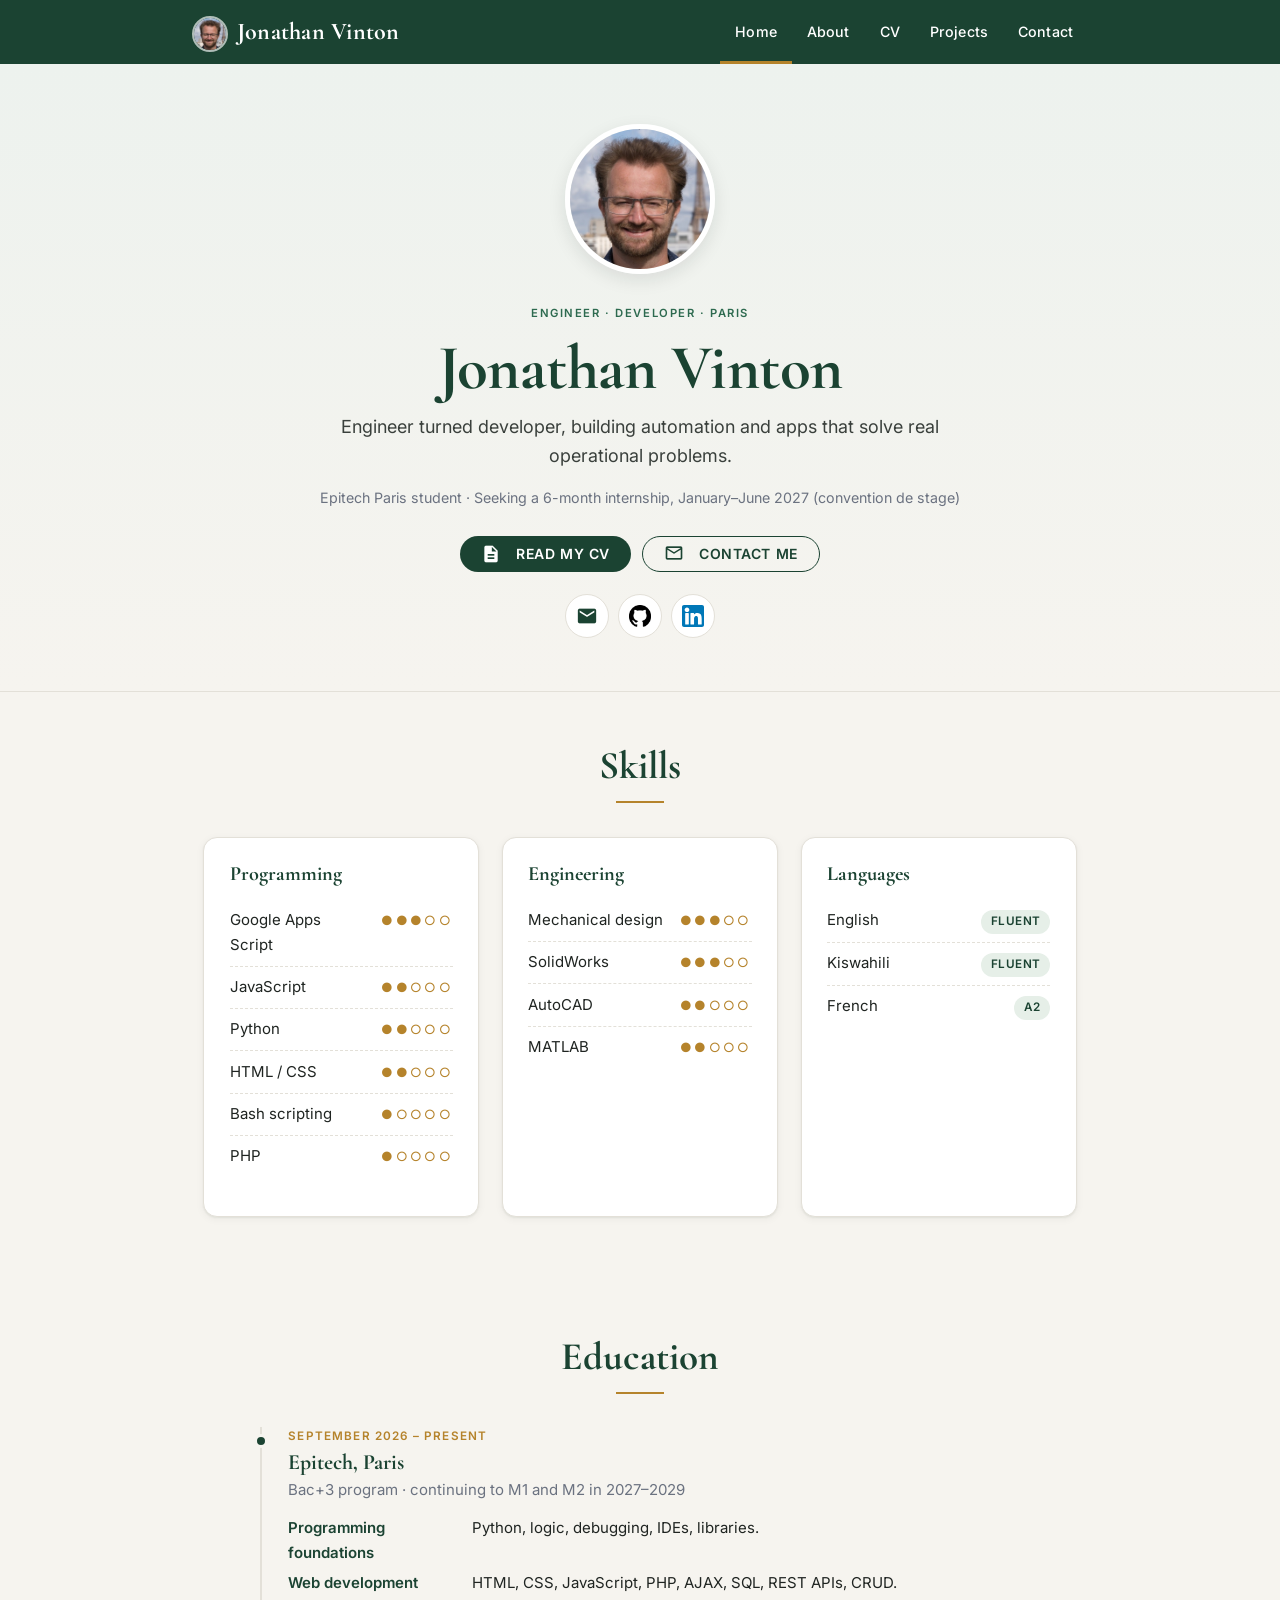
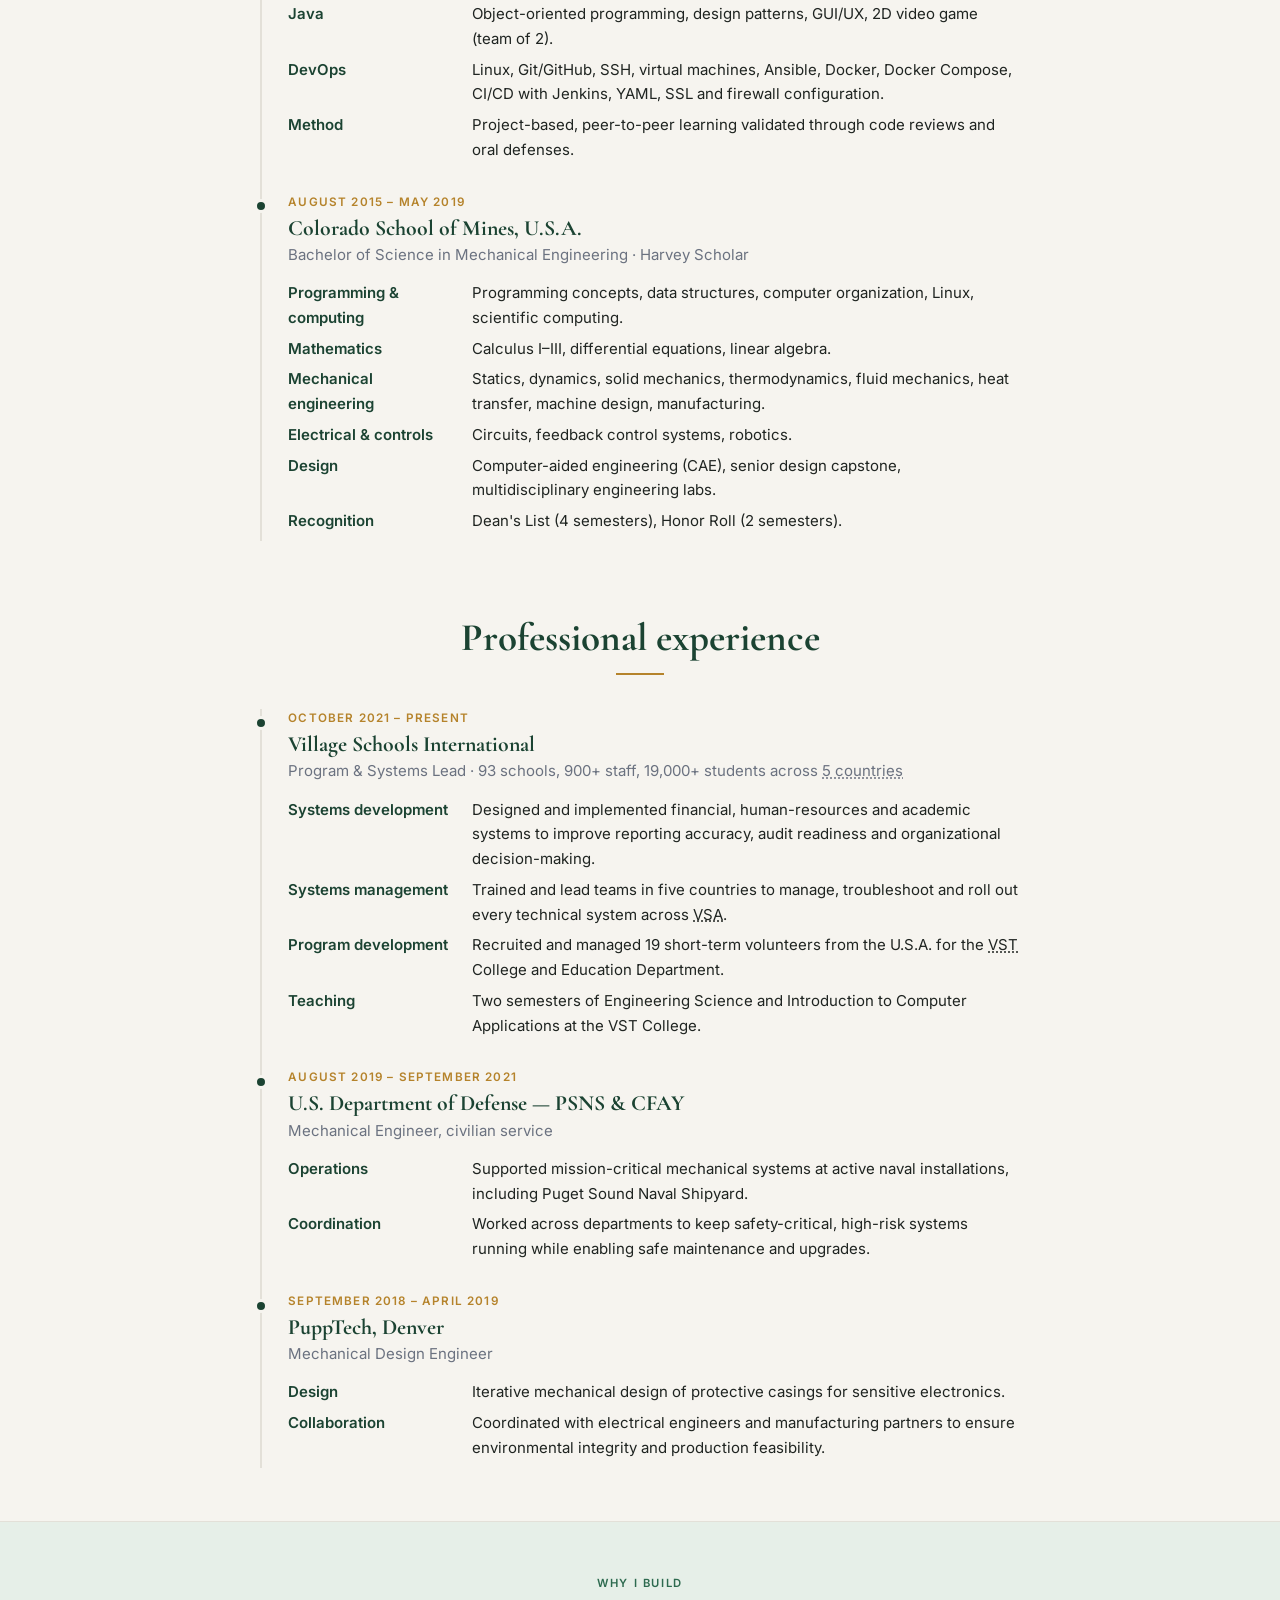
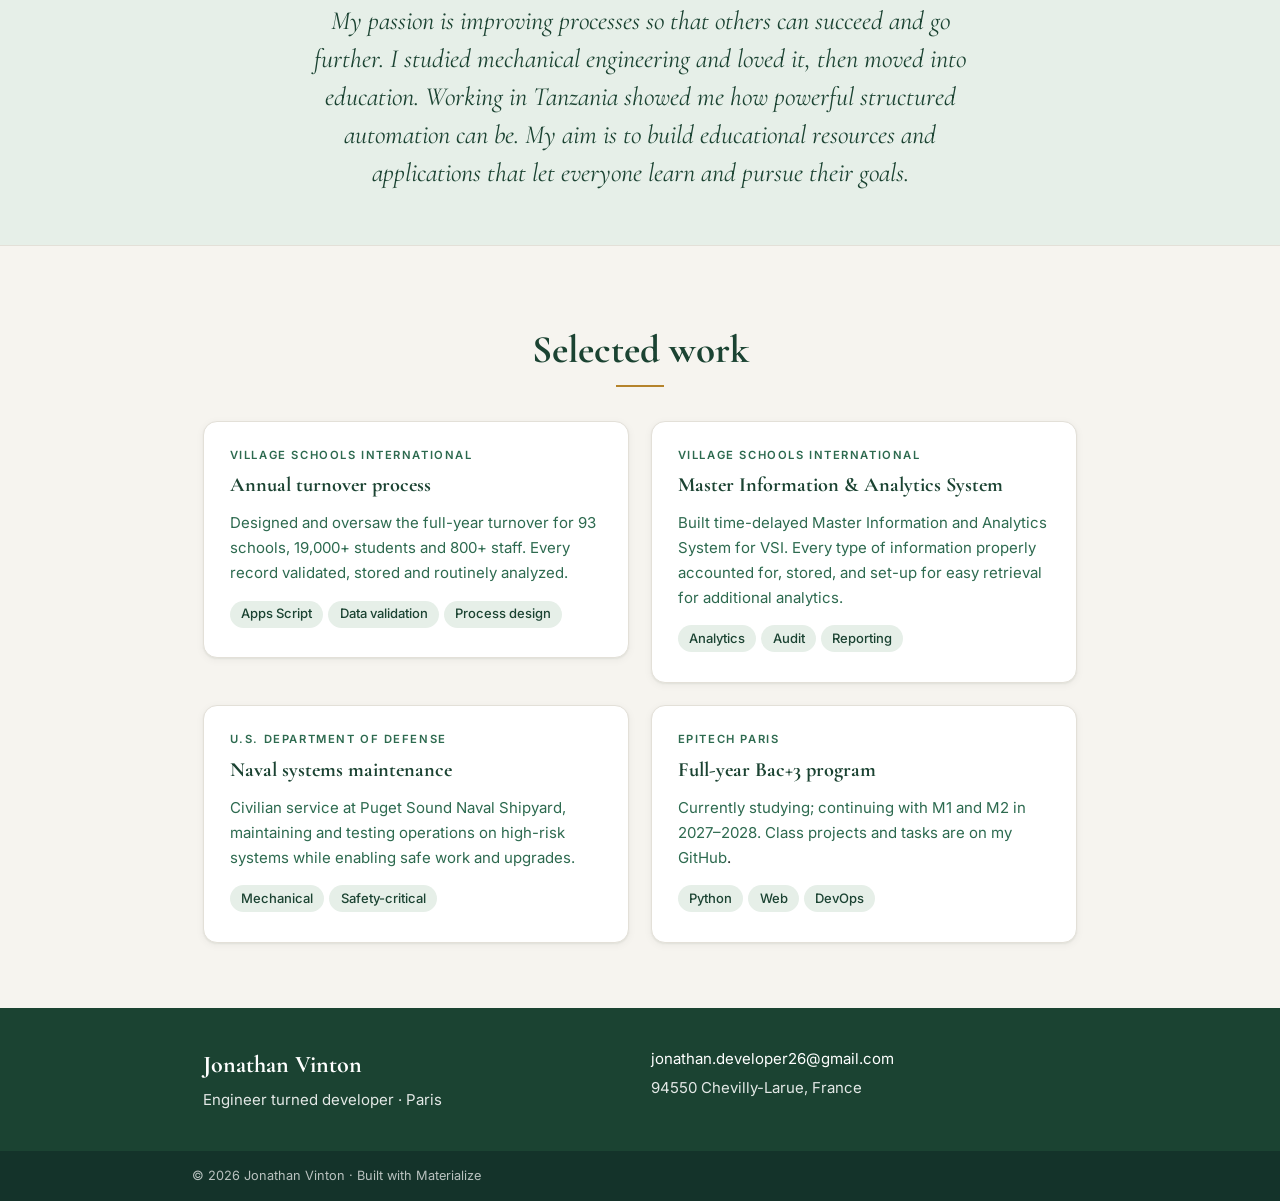
<file: index.html>
<!DOCTYPE html>
<html lang="en">
<head>
    <meta charset="UTF-8">
    <meta name="viewport" content="width=device-width, initial-scale=1.0">
    <title>Jonathan Vinton — Engineer turned developer</title>
    <meta name="description" content="Portfolio of Jonathan Vinton, Epitech Paris student and former mechanical engineer building automation and apps that solve real operational problems.">
    <link rel="icon" href="./assets/favicon.png" type="image/png">
    <link rel="canonical" href="https://jonathanvinton.com/" />



    <!-- Fonts: Cormorant Garamond for headings, Inter for text -->
    <link rel="preconnect" href="https://fonts.googleapis.com">
    <link rel="preconnect" href="https://fonts.gstatic.com" crossorigin>
    <link href="https://fonts.googleapis.com/css2?family=Cormorant+Garamond:wght@600;700&family=Inter:wght@400;500;600&display=swap" rel="stylesheet">
    <!-- Material icons -->
    <link href="https://fonts.googleapis.com/icon?family=Material+Icons" rel="stylesheet">
    <!-- Materialize, then our own stylesheet so it wins ties -->
    <link type="text/css" rel="stylesheet" href="css/materialize.min.css" media="screen,projection">
    <link rel="stylesheet" href="./style.css">
</head>

<body>
    <header>
        <nav class="site-nav">
            <div class="container">
                <div class="nav-wrapper">
                    <a href="./index.html" class="brand-logo left hide-on-med-and-down"><img src="./assets/my_profile.jpg" alt="" class="brand-photo">Jonathan Vinton</a>
                    <a href="./index.html" class="brand-logo center hide-on-large-only">Jonathan Vinton</a>
                    <a href="#" data-target="mobile-nav" class="sidenav-trigger" aria-label="Open menu"><i class="material-icons">menu</i></a>
                    <ul class="right hide-on-med-and-down">
                        <li class="active"><a href="./index.html">Home</a></li>
                        <li><a href="./about.html">About</a></li>
                        <li><a href="./cv.html">CV</a></li>
                        <li><a href="./projects.html">Projects</a></li>
                        <li><a href="./contact_form.html">Contact</a></li>
                    </ul>
                </div>
            </div>
        </nav>
        <ul class="sidenav" id="mobile-nav">
            <li class="sidenav-head">
                <span class="sidenav-brand">Jonathan Vinton</span>
                <a href="#!" class="sidenav-close" aria-label="Close menu"><i class="material-icons">close</i></a>
            </li>
            <li class="active"><a href="./index.html">Home</a></li>
            <li><a href="./about.html">About</a></li>
            <li><a href="./cv.html">CV</a></li>
            <li><a href="./projects.html">Projects</a></li>
            <li><a href="./contact_form.html">Contact</a></li>
        </ul>
    </header>

    <main>
        <!-- Hero -->
        <section class="hero">
            <div class="container">
                <img src="./assets/my_profile.jpg" alt="Portrait of Jonathan Vinton in Paris" class="hero-photo">
                <p class="eyebrow">Engineer · Developer · Paris</p>
                <h1>Jonathan Vinton</h1>
                <p class="lead">Engineer turned developer, building automation and apps that solve real operational problems.</p>
                <p class="meta">Epitech Paris student · Seeking a 6-month internship, January–June 2027 (convention de stage)</p>

                <div class="hero-actions">
                    <a href="./cv.html" class="btn btn-primary waves-effect waves-light"><i class="material-icons left">description</i>Read my CV</a>
                    <a href="./contact_form.html" class="btn btn-outline waves-effect"><i class="material-icons left">mail_outline</i>Contact me</a>
                </div>

                <ul class="social">
                    <li><a href="mailto:jonathan.developer26@gmail.com" aria-label="Email Jonathan"><i class="material-icons">email</i></a></li>
                    <li><a href="https://github.com/jonathandeveloper26-bit" aria-label="GitHub profile"><img src="./assets/github_mark.png" alt=""></a></li>
                    <li><a href="https://linkedin.com/in/jonathan-v-0392b692" aria-label="LinkedIn profile"><img src="./assets/linkedin-svgrepo-com.svg" alt=""></a></li>
                </ul>
            </div>
        </section>

        <!-- Skills -->
        <section class="block" id="skills">
            <div class="container">
                <h2 class="section-title">Skills</h2>
                <div class="row stretch">
                    <div class="col s12 m6 l4">
                        <article class="panel">
                            <h3>Programming</h3>
                            <ul class="skill-list">
                                <li><span>Google Apps Script</span><span class="rating r3" role="img" aria-label="3 out of 5"></span></li>
                                <li><span>JavaScript</span><span class="rating r2" role="img" aria-label="2 out of 5"></span></li>
                                <li><span>Python</span><span class="rating r2" role="img" aria-label="2 out of 5"></span></li>
                                <li><span>HTML / CSS</span><span class="rating r2" role="img" aria-label="2 out of 5"></span></li>
                                <li><span>Bash scripting</span><span class="rating r1" role="img" aria-label="1 out of 5"></span></li>
                                <li><span>PHP</span><span class="rating r1" role="img" aria-label="1 out of 5"></span></li>
                            </ul>
                        </article>
                    </div>
                    <div class="col s12 m6 l4">
                        <article class="panel">
                            <h3>Engineering</h3>
                            <ul class="skill-list">
                                <li><span>Mechanical design</span><span class="rating r3" role="img" aria-label="3 out of 5"></span></li>
                                <li><span>SolidWorks</span><span class="rating r3" role="img" aria-label="3 out of 5"></span></li>
                                <li><span>AutoCAD</span><span class="rating r2" role="img" aria-label="2 out of 5"></span></li>
                                <li><span>MATLAB</span><span class="rating r2" role="img" aria-label="2 out of 5"></span></li>
                            </ul>
                        </article>
                    </div>
                    <div class="col s12 m6 l4">
                        <article class="panel">
                            <h3>Languages</h3>
                            <ul class="skill-list">
                                <li><span>English</span><span class="level">Fluent</span></li>
                                <li><span>Kiswahili</span><span class="level">Fluent</span></li>
                                <li><span>French</span><span class="level">A2</span></li>
                            </ul>
                        </article>
                    </div>
                </div>
            </div>
        </section>

        <!-- Education -->
        <section class="block" id="education">
            <div class="container">
                <h2 class="section-title">Education</h2>
                <div class="timeline">
                    <article class="entry">
                        <p class="entry-when">September 2026 – present</p>
                        <h3 class="entry-title">Epitech, Paris</h3>
                        <p class="entry-sub">Bac+3 program · continuing to M1 and M2 in 2027–2029</p>
                        <dl class="entry-details">
                            <dt>Programming foundations</dt><dd>Python, logic, debugging, IDEs, libraries.</dd>
                            <dt>Web development</dt><dd>HTML, CSS, JavaScript, PHP, AJAX, SQL, REST APIs, CRUD.</dd>
                            <dt>Java</dt><dd>Object-oriented programming, design patterns, GUI/UX, 2D video game (team of 2).</dd>
                            <dt>DevOps</dt><dd>Linux, Git/GitHub, SSH, virtual machines, Ansible, Docker, Docker Compose, CI/CD with Jenkins, YAML, SSL and firewall configuration.</dd>
                            <dt>Method</dt><dd>Project-based, peer-to-peer learning validated through code reviews and oral defenses.</dd>
                        </dl>
                    </article>
                    <article class="entry">
                        <p class="entry-when">August 2015 – May 2019</p>
                        <h3 class="entry-title">Colorado School of Mines, U.S.A.</h3>
                        <p class="entry-sub">Bachelor of Science in Mechanical Engineering · Harvey Scholar</p>
                        <dl class="entry-details">
                            <dt>Programming &amp; computing</dt><dd>Programming concepts, data structures, computer organization, Linux, scientific computing.</dd>
                            <dt>Mathematics</dt><dd>Calculus I–III, differential equations, linear algebra.</dd>
                            <dt>Mechanical engineering</dt><dd>Statics, dynamics, solid mechanics, thermodynamics, fluid mechanics, heat transfer, machine design, manufacturing.</dd>
                            <dt>Electrical &amp; controls</dt><dd>Circuits, feedback control systems, robotics.</dd>
                            <dt>Design</dt><dd>Computer-aided engineering (CAE), senior design capstone, multidisciplinary engineering labs.</dd>
                            <dt>Recognition</dt><dd>Dean's List (4 semesters), Honor Roll (2 semesters).</dd>
                        </dl>
                    </article>
                </div>
            </div>
        </section>

        <!-- Professional experience -->
        <section class="block" id="experience">
            <div class="container">
                <h2 class="section-title">Professional experience</h2>
                <div class="timeline">
                    <article class="entry">
                        <p class="entry-when">October 2021 – present</p>
                        <h3 class="entry-title">Village Schools International</h3>
                        <p class="entry-sub">Program &amp; Systems Lead · 93 schools, 900+ staff, 19,000+ students across <abbr title="Tanzania, Malawi, Zambia, Uganda and Kenya">5 countries</abbr></p>
                        <dl class="entry-details">
                            <dt>Systems development</dt><dd>Designed and implemented financial, human-resources and academic systems to improve reporting accuracy, audit readiness and organizational decision-making.</dd>
                            <dt>Systems management</dt><dd>Trained and lead teams in five countries to manage, troubleshoot and roll out every technical system across <abbr title="Village Schools in Africa">VSA</abbr>.</dd>
                            <dt>Program development</dt><dd>Recruited and managed 19 short-term volunteers from the U.S.A. for the <abbr title="Village Schools Tanzania">VST</abbr> College and Education Department.</dd>
                            <dt>Teaching</dt><dd>Two semesters of Engineering Science and Introduction to Computer Applications at the VST College.</dd>
                        </dl>
                    </article>
                    <article class="entry">
                        <p class="entry-when">August 2019 – September 2021</p>
                        <h3 class="entry-title">U.S. Department of Defense — PSNS &amp; CFAY</h3>
                        <p class="entry-sub">Mechanical Engineer, civilian service</p>
                        <dl class="entry-details">
                            <dt>Operations</dt><dd>Supported mission-critical mechanical systems at active naval installations, including Puget Sound Naval Shipyard.</dd>
                            <dt>Coordination</dt><dd>Worked across departments to keep safety-critical, high-risk systems running while enabling safe maintenance and upgrades.</dd>
                        </dl>
                    </article>
                    <article class="entry">
                        <p class="entry-when">September 2018 – April 2019</p>
                        <h3 class="entry-title">PuppTech, Denver</h3>
                        <p class="entry-sub">Mechanical Design Engineer</p>
                        <dl class="entry-details">
                            <dt>Design</dt><dd>Iterative mechanical design of protective casings for sensitive electronics.</dd>
                            <dt>Collaboration</dt><dd>Coordinated with electrical engineers and manufacturing partners to ensure environmental integrity and production feasibility.</dd>
                        </dl>
                    </article>
                </div>
            </div>
        </section>

        <!-- Statement -->
        <section class="statement">
            <div class="container">
                <p class="eyebrow">Why I build</p>
                <blockquote>
                    My passion is improving processes so that others can succeed and go further. I studied mechanical engineering and loved it, then moved into education. Working in Tanzania showed me how powerful structured automation can be. My aim is to build educational resources and applications that let everyone learn and pursue their goals.
                </blockquote>
            </div>
        </section>

        <!-- Selected work -->
        <section class="block" id="highlights">
            <div class="container">
                <h2 class="section-title">Selected work</h2>
                <div class="row stretch">
                    <div class="col s12 m6">
                        <a href="./project_1_VSI.html">
                            <article class="panel hoverable">
                                <p class="eyebrow">Village Schools International</p>
                                <h3>Annual turnover process</h3>
                                <p>Designed and oversaw the full-year turnover for 93 schools, 19,000+ students and 800+ staff. Every record validated, stored and routinely analyzed.</p>
                                <div class="chip">Apps Script</div><div class="chip">Data validation</div><div class="chip">Process design</div>
                            </article>
                        </a>
                    </div>
                    <div class="col s12 m6">
                        <a href="./project_2_VSI.html">
                            <article class="panel hoverable">
                                <p class="eyebrow">Village Schools International</p>
                                <h3>Master Information &amp; Analytics System</h3>
                                <p>Built time-delayed Master Information and Analytics System for VSI. Every type of information properly accounted for, stored, and set-up for easy retrieval for additional analytics.</p>
                                <div class="chip">Analytics</div><div class="chip">Audit</div><div class="chip">Reporting</div>
                            </article>
                        </a>
                    </div>
                    <div class="col s12 m6">
                        <a href="./project_3_PSNS.html">
                            <article class="panel hoverable">
                                <p class="eyebrow">U.S. Department of Defense</p>
                                <h3>Naval systems maintenance</h3>
                                <p>Civilian service at Puget Sound Naval Shipyard, maintaining and testing operations on high-risk systems while enabling safe work and upgrades.</p>
                                <div class="chip">Mechanical</div><div class="chip">Safety-critical</div>
                            </article>
                        </a>
                    </div>

                    <div class="col s12 m6">
                        <a href="./learning_journey.html">
                            <article class="panel hoverable">
                                <p class="eyebrow">Epitech Paris</p>
                                <h3>Full-year Bac+3 program</h3>
                                <p>Currently studying; continuing with M1 and M2 in 2027–2028. Class projects and tasks are on my <a href="https://github.com/jonathandeveloper26-bit">GitHub</a>.</p>
                                <div class="chip">Python</div><div class="chip">Web</div><div class="chip">DevOps</div>
                            </article>
                        </a>
                    </div>
                </div>
            </div>
        </section>
    </main>

    <footer class="page-footer site-footer">
        <div class="container">
            <div class="row">
                <div class="col s12 m6">
                    <p class="footer-name">Jonathan Vinton</p>
                    <p>Engineer turned developer · Paris</p>
                </div>
                <div class="col s12 m6">
                    <address>
                        <a href="mailto:jonathan.developer26@gmail.com">jonathan.developer26@gmail.com</a><br>
                        94550 Chevilly-Larue, France
                    </address>
                </div>
            </div>
        </div>
        <div class="footer-copyright">
            <div class="container">© 2026 Jonathan Vinton · Built with Materialize</div>
        </div>
    </footer>

    <!-- JavaScript at end of body for optimized loading -->
    <script src="js/materialize.min.js"></script>
    <script>M.AutoInit();</script>
</body>
</html>
</file>
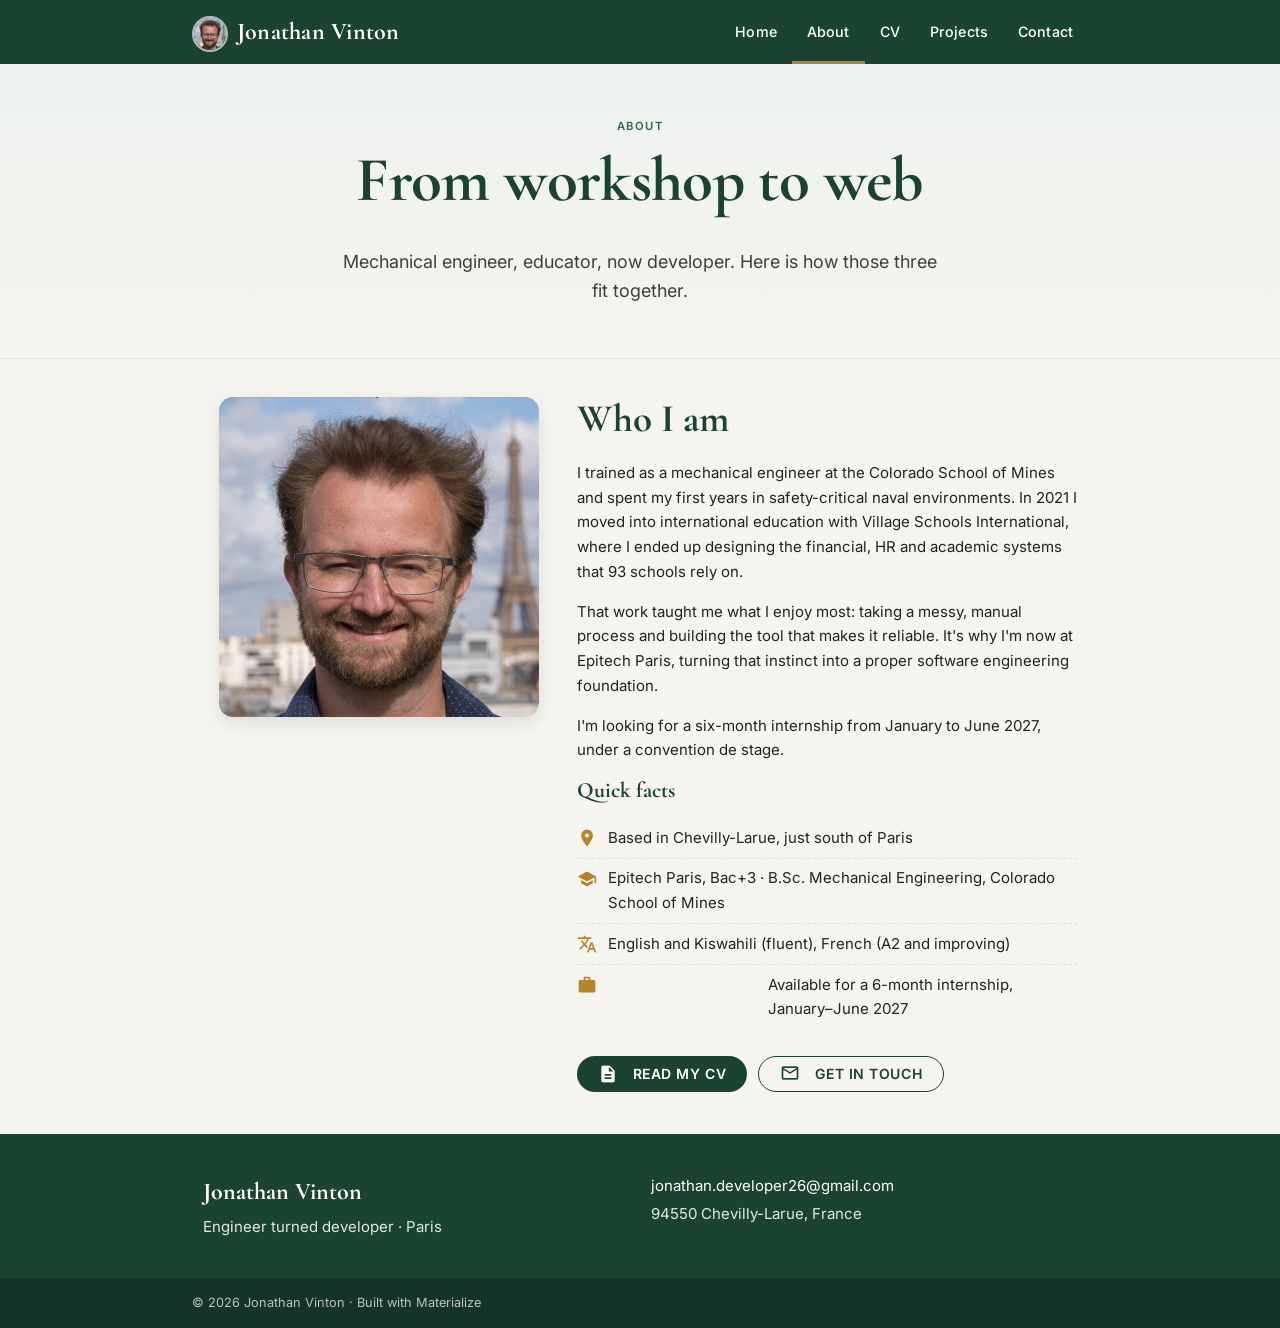
<file: about.html>
<!DOCTYPE html>
<html lang="en">
<head>
    <meta charset="UTF-8">
    <meta name="viewport" content="width=device-width, initial-scale=1.0">
    <title>About — Jonathan Vinton</title>
    <meta name="description" content="About Jonathan Vinton: mechanical engineer turned developer, Epitech Paris student, formerly leading programs and systems for Village Schools International.">
    <link rel="icon" href="./assets/favicon.png" type="image/png">
    <link rel="canonical" href="https://jonathanvinton.com/about.html" />


    <link rel="preconnect" href="https://fonts.googleapis.com">
    <link rel="preconnect" href="https://fonts.gstatic.com" crossorigin>
    <link href="https://fonts.googleapis.com/css2?family=Cormorant+Garamond:wght@600;700&family=Inter:wght@400;500;600&display=swap" rel="stylesheet">
    <link href="https://fonts.googleapis.com/icon?family=Material+Icons" rel="stylesheet">
    <link type="text/css" rel="stylesheet" href="css/materialize.min.css" media="screen,projection">
    <link rel="stylesheet" href="./style.css">
</head>

<body>
    <header>
        <nav class="site-nav">
            <div class="container">
                <div class="nav-wrapper">
                    <a href="./index.html" class="brand-logo left hide-on-med-and-down"><img src="./assets/my_profile.jpg" alt="" class="brand-photo">Jonathan Vinton</a>
                    <a href="./index.html" class="brand-logo center hide-on-large-only">Jonathan Vinton</a>
                    <a href="#" data-target="mobile-nav" class="sidenav-trigger" aria-label="Open menu"><i class="material-icons">menu</i></a>
                    <ul class="right hide-on-med-and-down">
                        <li><a href="./index.html">Home</a></li>
                        <li class="active"><a href="./about.html">About</a></li>
                        <li><a href="./cv.html">CV</a></li>
                        <li><a href="./projects.html">Projects</a></li>
                        <li><a href="./contact_form.html">Contact</a></li>
                    </ul>
                </div>
            </div>
        </nav>
        <ul class="sidenav" id="mobile-nav">
            <li class="sidenav-head">
                <span class="sidenav-brand">Jonathan Vinton</span>
                <a href="#!" class="sidenav-close" aria-label="Close menu"><i class="material-icons">close</i></a>
            </li>
            <li><a href="./index.html">Home</a></li>
            <li class="active"><a href="./about.html">About</a></li>
            <li><a href="./cv.html">CV</a></li>
            <li><a href="./projects.html">Projects</a></li>
            <li><a href="./contact_form.html">Contact</a></li>
        </ul>
    </header>

    <main>
        <section class="page-head">
            <div class="container">
                <p class="eyebrow">About</p>
                <h1>From workshop to web</h1>
                <p class="lead">Mechanical engineer, educator, now developer. Here is how those three fit together.</p>
            </div>
        </section>

        <section class="container">
            <div class="row">
                <div class="col s12 m5 center-align">
                    <img src="./assets/my_profile.jpg" alt="Portrait of Jonathan Vinton with the Eiffel Tower behind" class="portrait">
                </div>
                <div class="col s12 m7">
                    <h2>Who I am</h2>
                    <p>I trained as a mechanical engineer at the Colorado School of Mines and spent my first years in safety-critical naval environments. In 2021 I moved into international education with Village Schools International, where I ended up designing the financial, HR and academic systems that 93 schools rely on.</p>
                    <p>That work taught me what I enjoy most: taking a messy, manual process and building the tool that makes it reliable. It's why I'm now at Epitech Paris, turning that instinct into a proper software engineering foundation.</p>
                    <p>I'm looking for a six-month internship from January to June 2027, under a convention de stage.</p>

                    <h3>Quick facts</h3>
                    <ul class="facts">
                        <li><i class="material-icons">place</i><span>Based in Chevilly-Larue, just south of Paris</span></li>
                        <li><i class="material-icons">school</i><span>Epitech Paris, Bac+3 · B.Sc. Mechanical Engineering, Colorado School of Mines</span></li>
                        <li><i class="material-icons">translate</i><span>English and Kiswahili (fluent), French (A2 and improving)</span></li>
                        <li><i class="material-icons">work_outline</i><span>Available for a 6-month internship, January–June 2027</span></li>
                    </ul>

                    <div class="hero-actions" style="justify-content: flex-start;">
                        <a href="./cv.html" class="btn btn-primary waves-effect waves-light"><i class="material-icons left">description</i>Read my CV</a>
                        <a href="./contact_form.html" class="btn btn-outline waves-effect"><i class="material-icons left">mail_outline</i>Get in touch</a>
                    </div>
                </div>
            </div>
        </section>
    </main>

    <footer class="page-footer site-footer">
        <div class="container">
            <div class="row">
                <div class="col s12 m6">
                    <p class="footer-name">Jonathan Vinton</p>
                    <p>Engineer turned developer · Paris</p>
                </div>
                <div class="col s12 m6">
                    <address>
                        <a href="mailto:jonathan.developer26@gmail.com">jonathan.developer26@gmail.com</a><br>
                        94550 Chevilly-Larue, France
                    </address>
                </div>
            </div>
        </div>
        <div class="footer-copyright">
            <div class="container">© 2026 Jonathan Vinton · Built with Materialize</div>
        </div>
    </footer>

    <script src="js/materialize.min.js"></script>
    <script>M.AutoInit();</script>
</body>
</html>
</file>
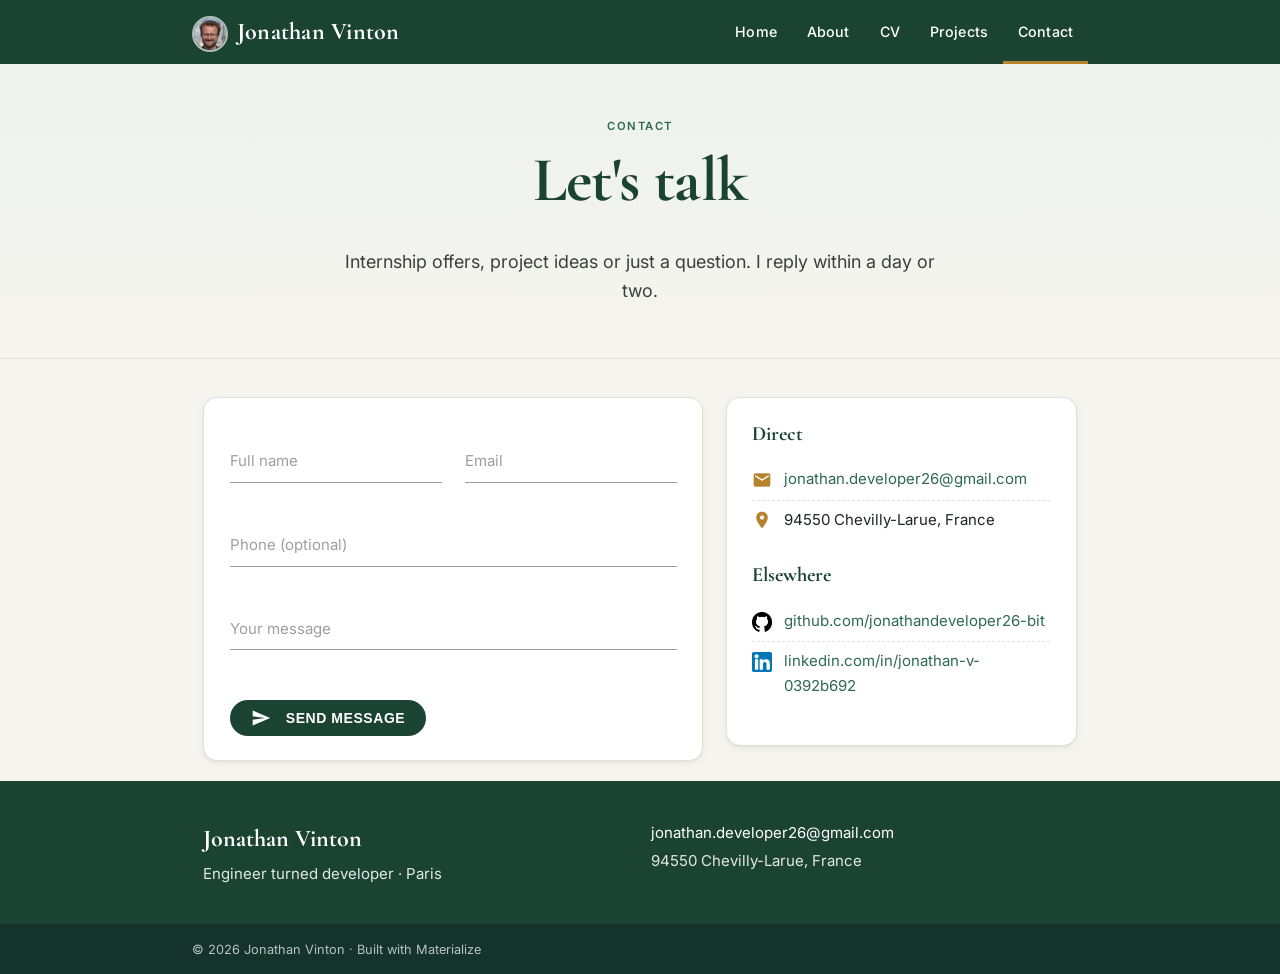
<file: contact_form.html>
<!DOCTYPE html>
<html lang="en">
<head>
    <meta charset="UTF-8">
    <meta name="viewport" content="width=device-width, initial-scale=1.0">
    <title>Contact — Jonathan Vinton</title>
    <meta name="description" content="Get in touch with Jonathan Vinton about internships, projects or collaboration.">
    <link rel="icon" href="./assets/favicon.png" type="image/png">
    <link rel="canonical" href="https://jonathanvinton.com/contact_form.html" />


    <link rel="preconnect" href="https://fonts.googleapis.com">
    <link rel="preconnect" href="https://fonts.gstatic.com" crossorigin>
    <link href="https://fonts.googleapis.com/css2?family=Cormorant+Garamond:wght@600;700&family=Inter:wght@400;500;600&display=swap" rel="stylesheet">
    <link href="https://fonts.googleapis.com/icon?family=Material+Icons" rel="stylesheet">
    <link type="text/css" rel="stylesheet" href="css/materialize.min.css" media="screen,projection">
    <link rel="stylesheet" href="./style.css">
</head>

<body>
    <header>
        <nav class="site-nav">
            <div class="container">
                <div class="nav-wrapper">
                    <a href="./index.html" class="brand-logo left hide-on-med-and-down"><img src="./assets/my_profile.jpg" alt="" class="brand-photo">Jonathan Vinton</a>
                    <a href="./index.html" class="brand-logo center hide-on-large-only">Jonathan Vinton</a>
                    <a href="#" data-target="mobile-nav" class="sidenav-trigger" aria-label="Open menu"><i class="material-icons">menu</i></a>
                    <ul class="right hide-on-med-and-down">
                        <li><a href="./index.html">Home</a></li>
                        <li><a href="./about.html">About</a></li>
                        <li><a href="./cv.html">CV</a></li>
                        <li><a href="./projects.html">Projects</a></li>
                        <li class="active"><a href="./contact_form.html">Contact</a></li>
                    </ul>
                </div>
            </div>
        </nav>
        <ul class="sidenav" id="mobile-nav">
            <li class="sidenav-head">
                <span class="sidenav-brand">Jonathan Vinton</span>
                <a href="#!" class="sidenav-close" aria-label="Close menu"><i class="material-icons">close</i></a>
            </li>
            <li><a href="./index.html">Home</a></li>
            <li><a href="./about.html">About</a></li>
            <li><a href="./cv.html">CV</a></li>
            <li><a href="./projects.html">Projects</a></li>
            <li class="active"><a href="./contact_form.html">Contact</a></li>
        </ul>
    </header>

    <main>
        <section class="page-head">
            <div class="container">
                <p class="eyebrow">Contact</p>
                <h1>Let's talk</h1>
                <p class="lead">Internship offers, project ideas or just a question. I reply within a day or two.</p>
            </div>
        </section>

        <section class="container">
            <div class="row">
                <div class="col s12 m7">
                    <form action="https://formspree.io/f/mqpeqvyv" method="post" class="panel">
                        <div class="row">
                            <div class="input-field col s12 m6">
                                <input id="fullname" name="fullname" type="text" maxlength="60" required>
                                <label for="fullname">Full name</label>
                            </div>
                            <div class="input-field col s12 m6">
                                <input id="email" name="email" type="email" required>
                                <label for="email">Email</label>
                            </div>
                            <div class="input-field col s12">
                                <input id="phone_from" name="phone_from" type="tel">
                                <label for="phone_from">Phone (optional)</label>
                            </div>
                            <div class="input-field col s12">
                                <textarea id="user_message" name="user_message" class="materialize-textarea" required></textarea>
                                <label for="user_message">Your message</label>
                            </div>
                        </div>
                        <button type="submit" class="btn btn-primary waves-effect waves-light"><i class="material-icons left">send</i>Send message</button>
                    </form>
                </div>
                <div class="col s12 m5">
                    <div class="panel">
                        <h3>Direct</h3>
                        <ul class="facts">
                            <li><i class="material-icons">email</i><a href="mailto:jonathan.developer26@gmail.com">jonathan.developer26@gmail.com</a></li>
                            <li><i class="material-icons">place</i>94550 Chevilly-Larue, France</li>
                        </ul>
                        <h3 style="margin-top: 1.5rem;">Elsewhere</h3>
                        <ul class="facts">
                            <li><img src="./assets/github_mark.png" alt="" style="height: 20px; width: 20px; margin-top: .2rem;"><a href="https://github.com/jonathandeveloper26-bit">github.com/jonathandeveloper26-bit</a></li>
                            <li><img src="./assets/linkedin-svgrepo-com.svg" alt="" style="height: 20px; width: 20px; margin-top: .2rem;"><a href="https://linkedin.com/in/jonathan-v-0392b692">linkedin.com/in/jonathan-v-0392b692</a></li>
                        </ul>
                    </div>
                </div>
            </div>
        </section>
    </main>

    <footer class="page-footer site-footer">
        <div class="container">
            <div class="row">
                <div class="col s12 m6">
                    <p class="footer-name">Jonathan Vinton</p>
                    <p>Engineer turned developer · Paris</p>
                </div>
                <div class="col s12 m6">
                    <address>
                        <a href="mailto:jonathan.developer26@gmail.com">jonathan.developer26@gmail.com</a><br>
                        94550 Chevilly-Larue, France
                    </address>
                </div>
            </div>
        </div>
        <div class="footer-copyright">
            <div class="container">© 2026 Jonathan Vinton · Built with Materialize</div>
        </div>
    </footer>

    <script src="js/materialize.min.js"></script>
    <script>M.AutoInit();</script>
</body>
</html>
</file>
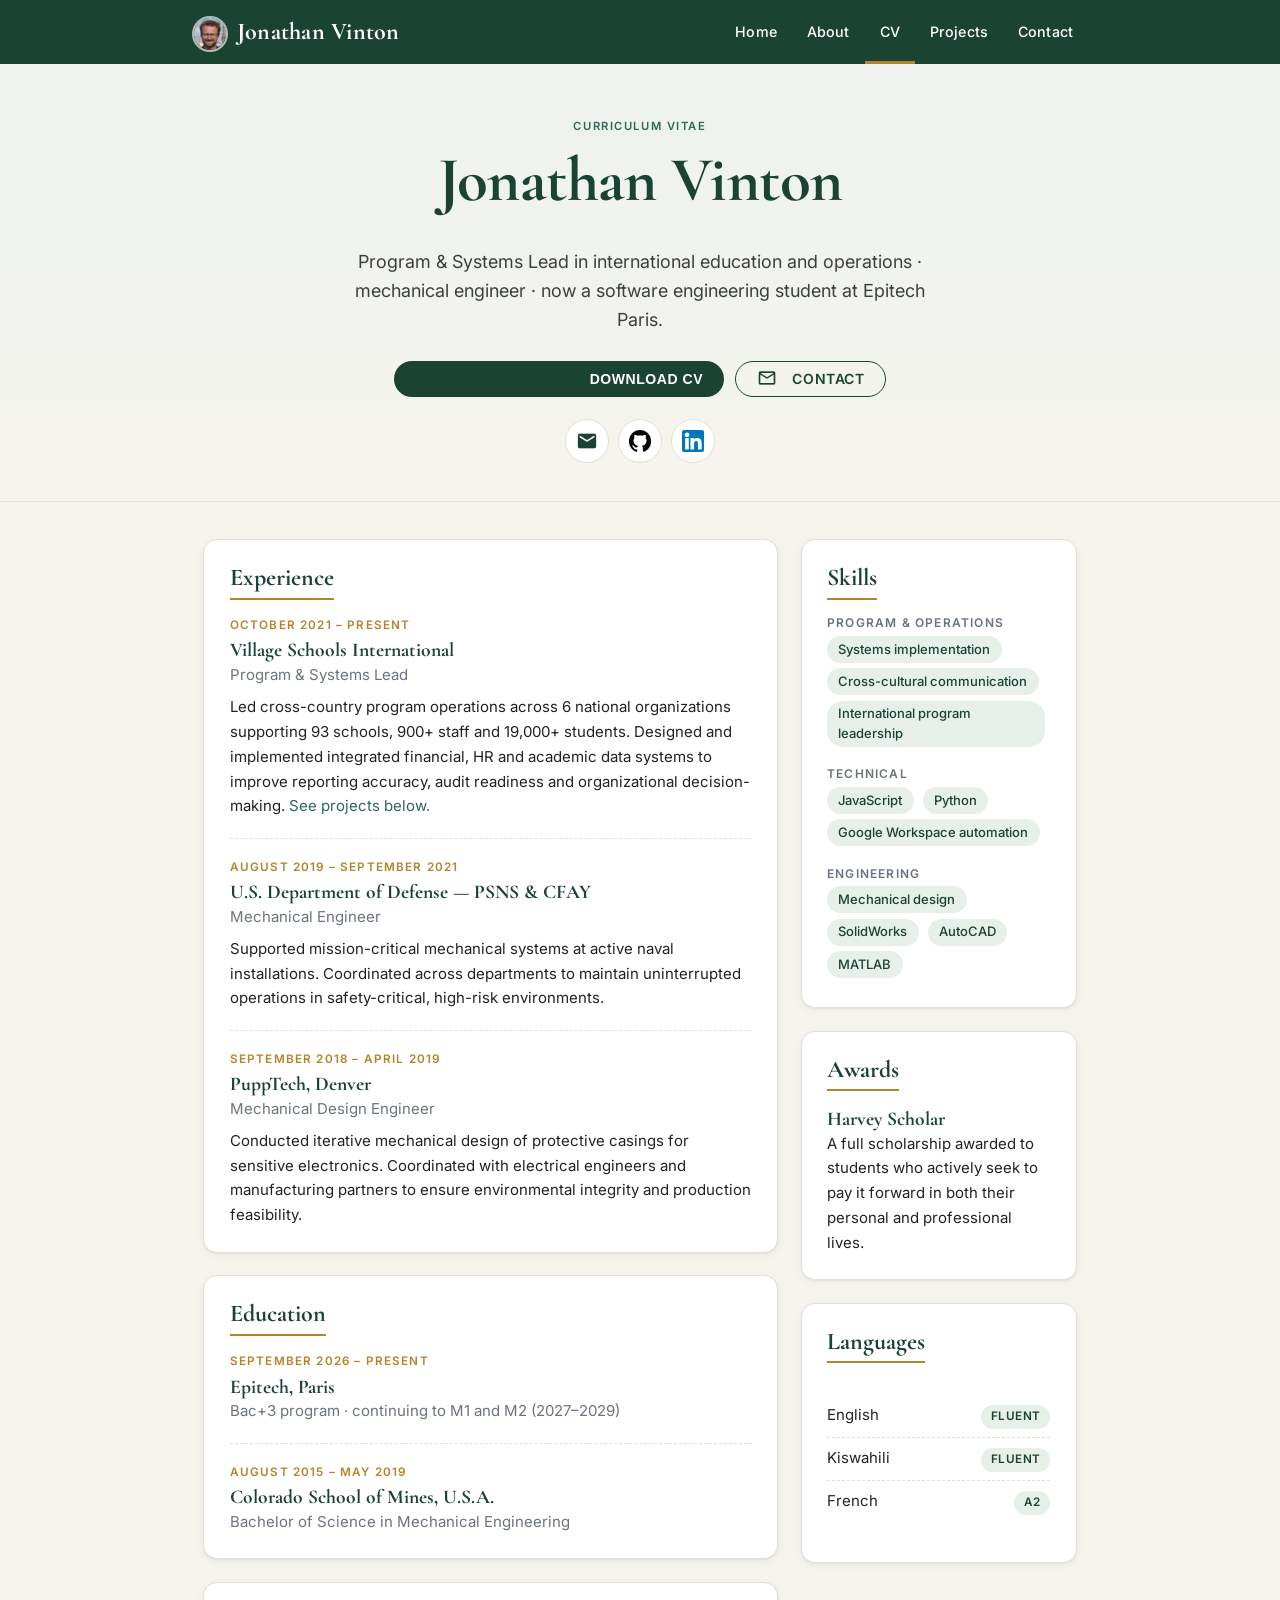
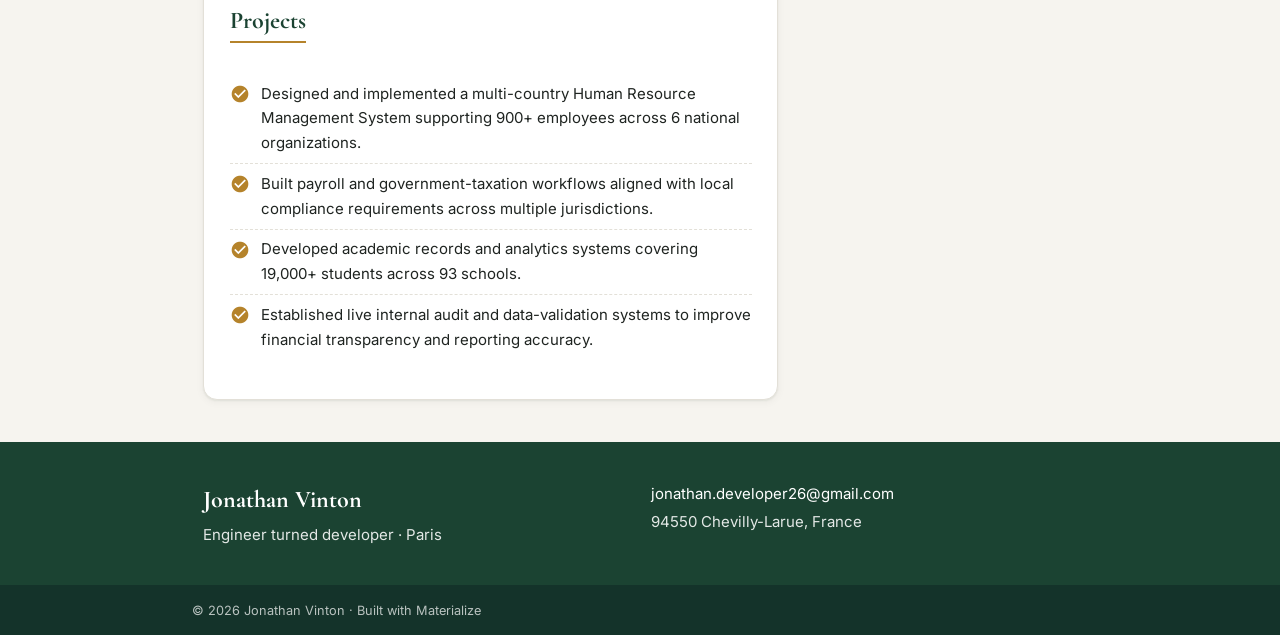
<file: cv.html>
<!DOCTYPE html>
<html lang="en">
<head>
    <meta charset="UTF-8">
    <meta name="viewport" content="width=device-width, initial-scale=1.0">
    <title>CV — Jonathan Vinton</title>
    <meta name="description" content="Curriculum vitae of Jonathan Vinton: Program & Systems Lead in international education, mechanical engineer, now software engineering student at Epitech Paris.">
    <link rel="icon" href="./assets/favicon.png" type="image/png">
    <link rel="canonical" href="https://jonathanvinton.com/cv.html" />


    <link rel="preconnect" href="https://fonts.googleapis.com">
    <link rel="preconnect" href="https://fonts.gstatic.com" crossorigin>
    <link href="https://fonts.googleapis.com/css2?family=Cormorant+Garamond:wght@600;700&family=Inter:wght@400;500;600&display=swap" rel="stylesheet">
    <link href="https://fonts.googleapis.com/icon?family=Material+Icons" rel="stylesheet">
    <!-- Shared Materialize copy from the site root, then this page's stylesheet (which imports ../style.css) -->
    <link type="text/css" rel="stylesheet" href="./css/materialize.min.css">
    <link rel="stylesheet" href="./style_cv.css">

</head>

<body id="pdf-content">
    <header class="no-pdf">
        <nav class="site-nav">
            <div class="container">
                <div class="nav-wrapper">
                    <a href="./index.html" class="brand-logo left hide-on-med-and-down"><img src="./assets/my_profile.jpg" alt="" class="brand-photo">Jonathan Vinton</a>
                    <a href="./index.html" class="brand-logo center hide-on-large-only">Jonathan Vinton</a>
                    <a href="#" data-target="mobile-nav" class="sidenav-trigger" aria-label="Open menu"><i class="material-icons">menu</i></a>
                    <ul class="right hide-on-med-and-down">
                        <li><a href="./index.html">Home</a></li>
                        <li><a href="./about.html">About</a></li>
                        <li class="active"><a href="./cv.html">CV</a></li>
                        <li><a href="./projects.html">Projects</a></li>
                        <li><a href="./contact_form.html">Contact</a></li>
                    </ul>
                </div>
            </div>
        </nav>
        <ul class="sidenav" id="mobile-nav">
            <li class="sidenav-head">
                <span class="sidenav-brand">Jonathan Vinton</span>
                <a href="#!" class="sidenav-close" aria-label="Close menu"><i class="material-icons">close</i></a>
            </li>
            <li><a href="./index.html">Home</a></li>
            <li><a href="./about.html">About</a></li>
            <li class="active"><a href="./cv.html">CV</a></li>
            <li><a href="./projects.html">Projects</a></li>
            <li><a href="./contact_form.html">Contact</a></li>
        </ul>
    </header>

    <main>
        <section class="page-head">
            <div class="container">
                <p class="eyebrow">Curriculum vitae</p>
                <h1>Jonathan Vinton</h1>
                <p class="lead">Program &amp; Systems Lead in international education and operations · mechanical engineer · now a software engineering student at Epitech Paris.</p>
                <div class="hero-actions no-pdf">
                    <button onclick="window.print()" class="btn btn-primary waves-effect waves-light"><i class="material-icons left">download</i>Download CV</button>
                    <a href="./contact_form.html" class="btn btn-outline waves-effect"><i class="material-icons left">mail_outline</i>Contact</a>
                </div>
                <ul class="social no-pdf">
                    <li><a href="mailto:jonathan.developer26@gmail.com" aria-label="Email Jonathan"><i class="material-icons">email</i></a></li>
                    <li><a href="https://github.com/jonathandeveloper26-bit" aria-label="GitHub profile"><img src="./assets/github_mark.png" alt=""></a></li>
                    <li><a href="https://linkedin.com/in/jonathan-v-0392b692" aria-label="LinkedIn profile"><img src="./assets/linkedin-svgrepo-com.svg" alt=""></a></li>
                </ul>
            </div>
        </section>

        <div class="container">
            <div class="row">
                <!-- Main column -->
                <div class="col s12 m8">
                    <section class="panel" id="experience">
                        <h2>Experience</h2>
                        <article class="cv-item">
                            <p class="entry-when">October 2021 – present</p>
                            <h3>Village Schools International</h3>
                            <p class="role">Program &amp; Systems Lead</p>
                            <p>Led cross-country program operations across 6 national organizations supporting 93 schools, 900+ staff and 19,000+ students. Designed and implemented integrated financial, HR and academic data systems to improve reporting accuracy, audit readiness and organizational decision-making. <a href="#projects">See projects below.</a></p>
                        </article>
                        <article class="cv-item">
                            <p class="entry-when">August 2019 – September 2021</p>
                            <h3>U.S. Department of Defense — PSNS &amp; CFAY</h3>
                            <p class="role">Mechanical Engineer</p>
                            <p>Supported mission-critical mechanical systems at active naval installations. Coordinated across departments to maintain uninterrupted operations in safety-critical, high-risk environments.</p>
                        </article>
                        <article class="cv-item">
                            <p class="entry-when">September 2018 – April 2019</p>
                            <h3>PuppTech, Denver</h3>
                            <p class="role">Mechanical Design Engineer</p>
                            <p>Conducted iterative mechanical design of protective casings for sensitive electronics. Coordinated with electrical engineers and manufacturing partners to ensure environmental integrity and production feasibility.</p>
                        </article>
                    </section>

                    <section class="panel" id="education">
                        <h2>Education</h2>
                        <article class="cv-item">
                            <p class="entry-when">September 2026 – present</p>
                            <h3>Epitech, Paris</h3>
                            <p class="role">Bac+3 program · continuing to M1 and M2 (2027–2029)</p>
                        </article>
                        <article class="cv-item">
                            <p class="entry-when">August 2015 – May 2019</p>
                            <h3>Colorado School of Mines, U.S.A.</h3>
                            <p class="role">Bachelor of Science in Mechanical Engineering</p>
                        </article>
                    </section>

                    <section class="panel" id="projects">
                        <h2>Projects</h2>
                        <ul class="facts">
                            <li><i class="material-icons">check_circle</i><span>Designed and implemented a multi-country Human Resource Management System supporting 900+ employees across 6 national organizations.</span></li>
                            <li><i class="material-icons">check_circle</i><span>Built payroll and government-taxation workflows aligned with local compliance requirements across multiple jurisdictions.</span></li>
                            <li><i class="material-icons">check_circle</i><span>Developed academic records and analytics systems covering 19,000+ students across 93 schools.</span></li>
                            <li><i class="material-icons">check_circle</i><span>Established live internal audit and data-validation systems to improve financial transparency and reporting accuracy.</span></li>
                        </ul>
                    </section>
                </div>

                <!-- Side column -->
                <div class="col s12 m4">
                    <section class="panel" id="skills">
                        <h2>Skills</h2>
                        <div class="skill-group">
                            <h3>Program &amp; operations</h3>
                            <div class="chip">Systems implementation</div>
                            <div class="chip">Cross-cultural communication</div>
                            <div class="chip">International program leadership</div>
                        </div>
                        <div class="skill-group">
                            <h3>Technical</h3>
                            <div class="chip">JavaScript</div>
                            <div class="chip">Python</div>
                            <div class="chip">Google Workspace automation</div>
                        </div>
                        <div class="skill-group">
                            <h3>Engineering</h3>
                            <div class="chip">Mechanical design</div>
                            <div class="chip">SolidWorks</div>
                            <div class="chip">AutoCAD</div>
                            <div class="chip">MATLAB</div>
                        </div>
                    </section>

                    <section class="panel" id="awards">
                        <h2>Awards</h2>
                        <article class="cv-item">
                            <h3>Harvey Scholar</h3>
                            <p>A full scholarship awarded to students who actively seek to pay it forward in both their personal and professional lives.</p>
                        </article>
                    </section>

                    <section class="panel" id="languages">
                        <h2>Languages</h2>
                        <ul class="skill-list">
                            <li><span>English</span><span class="level">Fluent</span></li>
                            <li><span>Kiswahili</span><span class="level">Fluent</span></li>
                            <li><span>French</span><span class="level">A2</span></li>
                        </ul>
                    </section>
                </div>
            </div>
        </div>
    </main>

    <footer class="page-footer site-footer no-pdf">
        <div class="container">
            <div class="row">
                <div class="col s12 m6">
                    <p class="footer-name">Jonathan Vinton</p>
                    <p>Engineer turned developer · Paris</p>
                </div>
                <div class="col s12 m6">
                    <address>
                        <a href="mailto:jonathan.developer26@gmail.com">jonathan.developer26@gmail.com</a><br>
                        94550 Chevilly-Larue, France
                    </address>
                </div>
            </div>
        </div>
        <div class="footer-copyright">
            <div class="container">© 2026 Jonathan Vinton · Built with Materialize</div>
        </div>
    </footer>
    <!-- JavaScript at end of body for optimized loading -->
    <script src="js/materialize.min.js"></script>
    <script>M.AutoInit();</script>
</body>
</html>
</file>
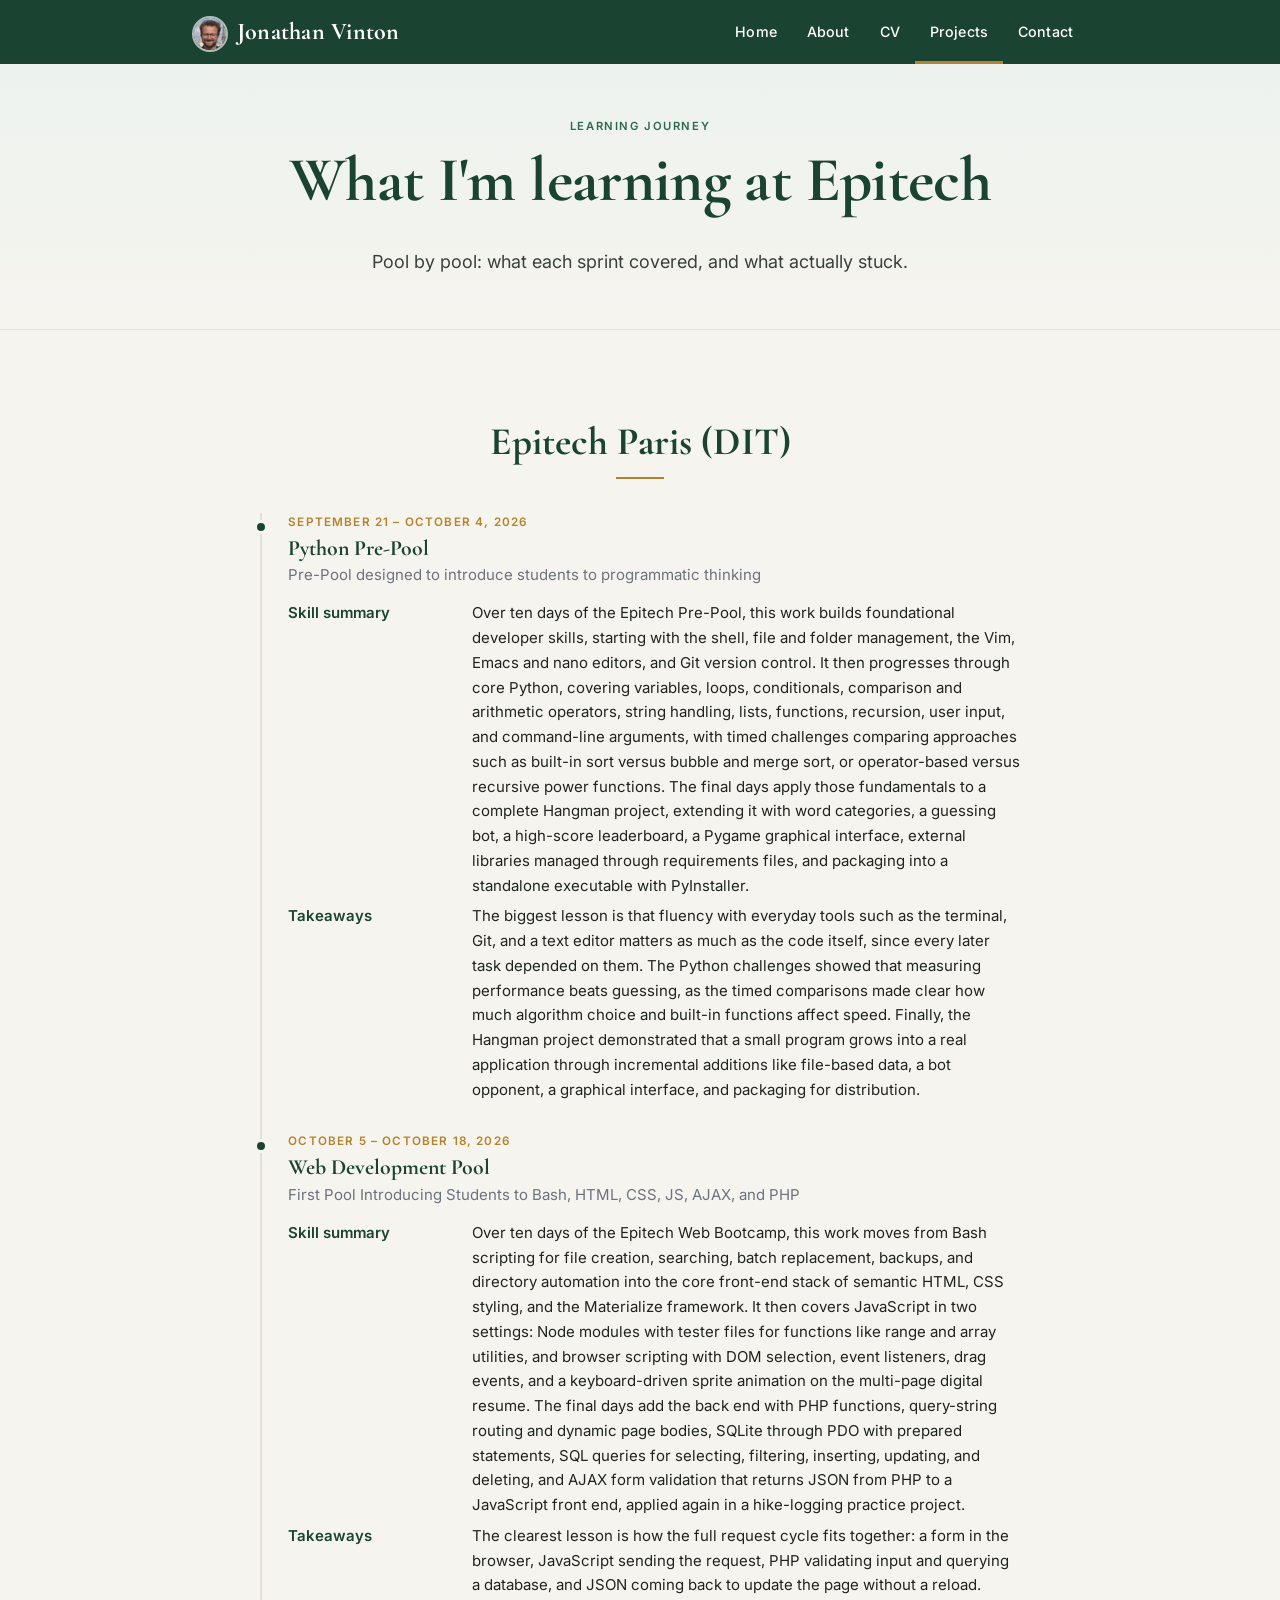
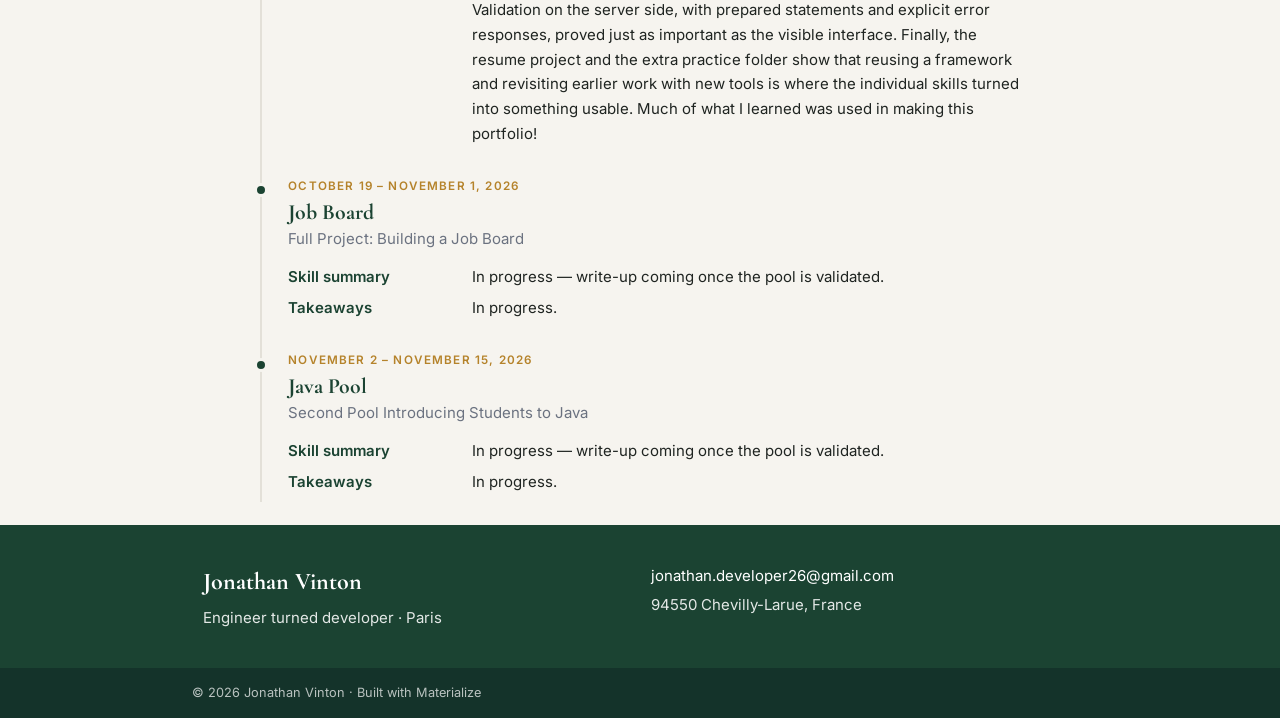
<file: learning_journey.html>
<!DOCTYPE html>
<html lang="en">
<head>
    <meta charset="UTF-8">
    <meta name="viewport" content="width=device-width, initial-scale=1.0">
    <title>Jonathan Vinton — Learning Journey</title>
    <meta name="description" content="What Jonathan Vinton learned at Epitech Paris, pool by pool: Python, web development, Java and the projects in between.">
    <link rel="icon" href="./assets/favicon.png" type="image/png">
    <link rel="canonical" href="https://jonathanvinton.com/learning_journey.html" />
    



    <!-- Fonts: Cormorant Garamond for headings, Inter for text -->
    <link rel="preconnect" href="https://fonts.googleapis.com">
    <link rel="preconnect" href="https://fonts.gstatic.com" crossorigin>
    <link href="https://fonts.googleapis.com/css2?family=Cormorant+Garamond:wght@600;700&family=Inter:wght@400;500;600&display=swap" rel="stylesheet">
    <!-- Material icons -->
    <link href="https://fonts.googleapis.com/icon?family=Material+Icons" rel="stylesheet">
    <!-- Materialize, then our own stylesheet so it wins ties -->
    <link type="text/css" rel="stylesheet" href="css/materialize.min.css" media="screen,projection">
    <link rel="stylesheet" href="./style.css">
</head>

<body>
    <header>
        <nav class="site-nav">
            <div class="container">
                <div class="nav-wrapper">
                    <a href="./index.html" class="brand-logo left hide-on-med-and-down"><img src="./assets/my_profile.jpg" alt="" class="brand-photo">Jonathan Vinton</a>
                    <a href="./index.html" class="brand-logo center hide-on-large-only">Jonathan Vinton</a>
                    <a href="#" data-target="mobile-nav" class="sidenav-trigger" aria-label="Open menu"><i class="material-icons">menu</i></a>
                    <ul class="right hide-on-med-and-down">
                        <li><a href="./index.html">Home</a></li>
                        <li><a href="./about.html">About</a></li>
                        <li><a href="./cv.html">CV</a></li>
                        <li class="active"><a href="./projects.html">Projects</a></li>
                        <li><a href="./contact_form.html">Contact</a></li>
                    </ul>
                </div>
            </div>
        </nav>
        <ul class="sidenav" id="mobile-nav">
            <li class="sidenav-head">
                <span class="sidenav-brand">Jonathan Vinton</span>
                <a href="#!" class="sidenav-close" aria-label="Close menu"><i class="material-icons">close</i></a>
            </li>
            <li><a href="./index.html">Home</a></li>
            <li><a href="./about.html">About</a></li>
            <li><a href="./cv.html">CV</a></li>
            <li class="active"><a href="./projects.html">Projects</a></li>
            <li><a href="./contact_form.html">Contact</a></li>
        </ul>
    </header>

    <main>
        <section class="page-head">
            <div class="container">
                <p class="eyebrow">Learning journey</p>
                <h1>What I'm learning at Epitech</h1>
                <p class="lead">Pool by pool: what each sprint covered, and what actually stuck.</p>
            </div>
        </section>


        <!-- Education -->
        <section class="block" id="education">
            <div class="container">
                <h2 class="section-title">Epitech Paris (DIT)</h2>
                <div class="timeline">
                    <article class="entry">
                        <p class="entry-when">September 21 – October 4, 2026</p>
                        <h3 class="entry-title">Python Pre-Pool</h3>
                        <p class="entry-sub">Pre-Pool designed to introduce students to programmatic thinking</p>
                        <dl class="entry-details">
                            <dt>Skill summary</dt><dd>Over ten days of the Epitech Pre-Pool, this work builds foundational developer skills, starting with the shell, file and folder management, the Vim, Emacs and nano editors, and Git version control. It then progresses through core Python, covering variables, loops, conditionals, comparison and arithmetic operators, string handling, lists, functions, recursion, user input, and command-line arguments, with timed challenges comparing approaches such as built-in sort versus bubble and merge sort, or operator-based versus recursive power functions. The final days apply those fundamentals to a complete Hangman project, extending it with word categories, a guessing bot, a high-score leaderboard, a Pygame graphical interface, external libraries managed through requirements files, and packaging into a standalone executable with PyInstaller.</dd>
                            <dt>Takeaways</dt><dd>The biggest lesson is that fluency with everyday tools such as the terminal, Git, and a text editor matters as much as the code itself, since every later task depended on them. The Python challenges showed that measuring performance beats guessing, as the timed comparisons made clear how much algorithm choice and built-in functions affect speed. Finally, the Hangman project demonstrated that a small program grows into a real application through incremental additions like file-based data, a bot opponent, a graphical interface, and packaging for distribution.</dd>
                        </dl>
                    </article>
                    <article class="entry">
                        <p class="entry-when">October 5 – October 18, 2026</p>
                        <h3 class="entry-title">Web Development Pool</h3>
                        <p class="entry-sub">First Pool Introducing Students to Bash, HTML, CSS, JS, AJAX, and PHP</p>
                        <dl class="entry-details">
                            <dt>Skill summary</dt><dd>Over ten days of the Epitech Web Bootcamp, this work moves from Bash scripting for file creation, searching, batch replacement, backups, and directory automation into the core front-end stack of semantic HTML, CSS styling, and the Materialize framework. It then covers JavaScript in two settings: Node modules with tester files for functions like range and array utilities, and browser scripting with DOM selection, event listeners, drag events, and a keyboard-driven sprite animation on the multi-page digital resume. The final days add the back end with PHP functions, query-string routing and dynamic page bodies, SQLite through PDO with prepared statements, SQL queries for selecting, filtering, inserting, updating, and deleting, and AJAX form validation that returns JSON from PHP to a JavaScript front end, applied again in a hike-logging practice project.</dd>
                            <dt>Takeaways</dt><dd>The clearest lesson is how the full request cycle fits together: a form in the browser, JavaScript sending the request, PHP validating input and querying a database, and JSON coming back to update the page without a reload. Validation on the server side, with prepared statements and explicit error responses, proved just as important as the visible interface. Finally, the resume project and the extra practice folder show that reusing a framework and revisiting earlier work with new tools is where the individual skills turned into something usable. Much of what I learned was used in making this portfolio!</dd>
                        </dl>
                    </article>
                    <article class="entry">
                        <p class="entry-when">October 19 – November 1, 2026</p>
                        <h3 class="entry-title">Job Board</h3>
                        <p class="entry-sub">Full Project: Building a Job Board</p>
                        <dl class="entry-details">
                            <dt>Skill summary</dt><dd>In progress — write-up coming once the pool is validated.</dd>
                            <dt>Takeaways</dt><dd>In progress.</dd>
                        </dl>
                    </article>
                    <article class="entry">
                        <p class="entry-when">November 2 – November 15, 2026</p>
                        <h3 class="entry-title">Java Pool</h3>
                        <p class="entry-sub">Second Pool Introducing Students to Java</p>
                        <dl class="entry-details">
                            <dt>Skill summary</dt><dd>In progress — write-up coming once the pool is validated.</dd>
                            <dt>Takeaways</dt><dd>In progress.</dd>
                        </dl>
                    </article>
                </div>
            </div>
        </section>

    </main>

    <footer class="page-footer site-footer">
        <div class="container">
            <div class="row">
                <div class="col s12 m6">
                    <p class="footer-name">Jonathan Vinton</p>
                    <p>Engineer turned developer · Paris</p>
                </div>
                <div class="col s12 m6">
                    <address>
                        <a href="mailto:jonathan.developer26@gmail.com">jonathan.developer26@gmail.com</a><br>
                        94550 Chevilly-Larue, France
                    </address>
                </div>
            </div>
        </div>
        <div class="footer-copyright">
            <div class="container">© 2026 Jonathan Vinton · Built with Materialize</div>
        </div>
    </footer>

    <!-- JavaScript at end of body for optimized loading -->
    <script src="js/materialize.min.js"></script>
    <script>M.AutoInit();</script>
</body>
</html>
</file>
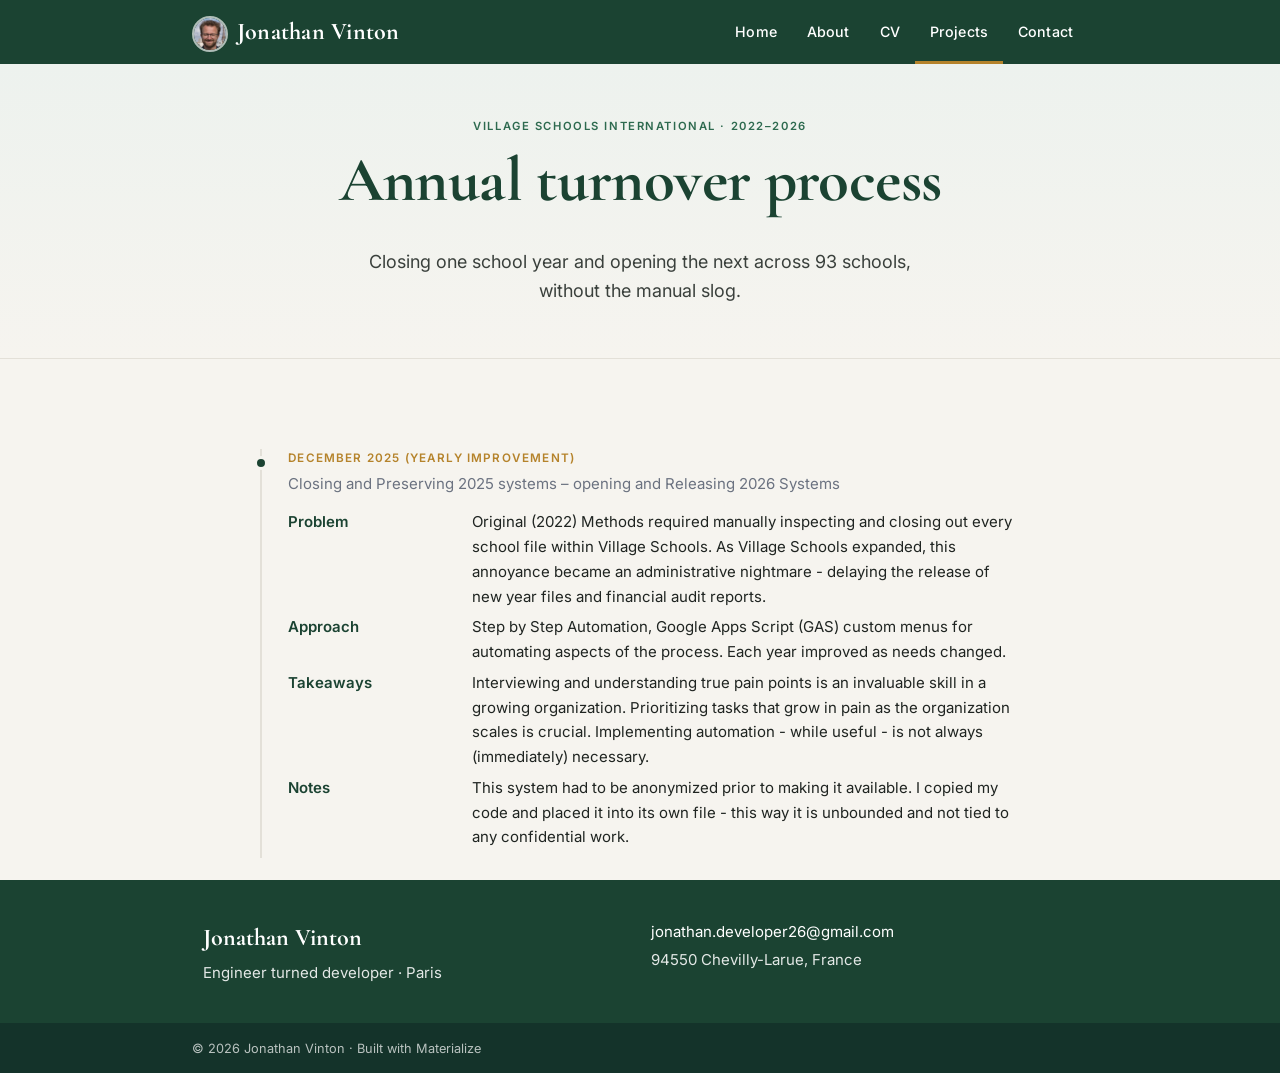
<file: project_1_VSI.html>
<!DOCTYPE html>
<html lang="en">
<head>
    <meta charset="UTF-8">
    <meta name="viewport" content="width=device-width, initial-scale=1.0">
    <title>Jonathan Vinton — Project #1</title>
    <meta name="description" content="Case study: automating the annual turnover of school-year records for 93 schools at Village Schools International with Google Apps Script.">
    <link rel="icon" href="./assets/favicon.png" type="image/png">
    <link rel="canonical" href="https://jonathanvinton.com/project_1_VSI.html" />
    



    <!-- Fonts: Cormorant Garamond for headings, Inter for text -->
    <link rel="preconnect" href="https://fonts.googleapis.com">
    <link rel="preconnect" href="https://fonts.gstatic.com" crossorigin>
    <link href="https://fonts.googleapis.com/css2?family=Cormorant+Garamond:wght@600;700&family=Inter:wght@400;500;600&display=swap" rel="stylesheet">
    <!-- Material icons -->
    <link href="https://fonts.googleapis.com/icon?family=Material+Icons" rel="stylesheet">
    <!-- Materialize, then our own stylesheet so it wins ties -->
    <link type="text/css" rel="stylesheet" href="css/materialize.min.css" media="screen,projection">
    <link rel="stylesheet" href="./style.css">
</head>

<body>
    <header>
        <nav class="site-nav">
            <div class="container">
                <div class="nav-wrapper">
                    <a href="./index.html" class="brand-logo left hide-on-med-and-down"><img src="./assets/my_profile.jpg" alt="" class="brand-photo">Jonathan Vinton</a>
                    <a href="./index.html" class="brand-logo center hide-on-large-only">Jonathan Vinton</a>
                    <a href="#" data-target="mobile-nav" class="sidenav-trigger" aria-label="Open menu"><i class="material-icons">menu</i></a>
                    <ul class="right hide-on-med-and-down">
                        <li><a href="./index.html">Home</a></li>
                        <li><a href="./about.html">About</a></li>
                        <li><a href="./cv.html">CV</a></li>
                        <li class="active"><a href="./projects.html">Projects</a></li>
                        <li><a href="./contact_form.html">Contact</a></li>
                    </ul>
                </div>
            </div>
        </nav>
        <ul class="sidenav" id="mobile-nav">
            <li class="sidenav-head">
                <span class="sidenav-brand">Jonathan Vinton</span>
                <a href="#!" class="sidenav-close" aria-label="Close menu"><i class="material-icons">close</i></a>
            </li>
            <li><a href="./index.html">Home</a></li>
            <li><a href="./about.html">About</a></li>
            <li><a href="./cv.html">CV</a></li>
            <li class="active"><a href="./projects.html">Projects</a></li>
            <li><a href="./contact_form.html">Contact</a></li>
        </ul>
    </header>

    <main>
        <section class="page-head">
            <div class="container">
                <p class="eyebrow">Village Schools International · 2022–2026</p>
                <h1>Annual turnover process</h1>
                <p class="lead">Closing one school year and opening the next across 93 schools, without the manual slog.</p>
            </div>
        </section>


        <!-- Project -->
        <section class="block" id="project_1">
            <div class="container">
                <div class="timeline">
                    <article class="entry">
                        <p class="entry-when">December 2025 (Yearly Improvement)</p>
                        <p class="entry-sub">Closing and Preserving 2025 systems – opening and Releasing 2026 Systems</p>
                        <dl class="entry-details">
                            <dt>Problem</dt><dd>Original (2022) Methods required manually inspecting and closing out every school file within Village Schools. As Village Schools expanded, this annoyance became an administrative nightmare - delaying the release of new year files and financial audit reports.</dd>
                            <dt>Approach</dt><dd>Step by Step Automation, Google Apps Script (GAS) custom menus for automating aspects of the process. Each year improved as needs changed.</dd>
                            <dt>Takeaways</dt><dd>Interviewing and understanding true pain points is an invaluable skill in a growing organization. Prioritizing tasks that grow in pain as the organization scales is crucial. Implementing automation - while useful - is not always (immediately) necessary.</dd>
                            <dt>Notes</dt><dd>This system had to be anonymized prior to making it available. I copied my code and placed it into its own file - this way it is unbounded and not tied to any confidential work.</dd>
                        </dl>
                    </article>
                </div>
            </div>
        </section>

    </main>

    <footer class="page-footer site-footer">
        <div class="container">
            <div class="row">
                <div class="col s12 m6">
                    <p class="footer-name">Jonathan Vinton</p>
                    <p>Engineer turned developer · Paris</p>
                </div>
                <div class="col s12 m6">
                    <address>
                        <a href="mailto:jonathan.developer26@gmail.com">jonathan.developer26@gmail.com</a><br>
                        94550 Chevilly-Larue, France
                    </address>
                </div>
            </div>
        </div>
        <div class="footer-copyright">
            <div class="container">© 2026 Jonathan Vinton · Built with Materialize</div>
        </div>
    </footer>

    <!-- JavaScript at end of body for optimized loading -->
    <script src="js/materialize.min.js"></script>
    <script>M.AutoInit();</script>
</body>
</html>
</file>
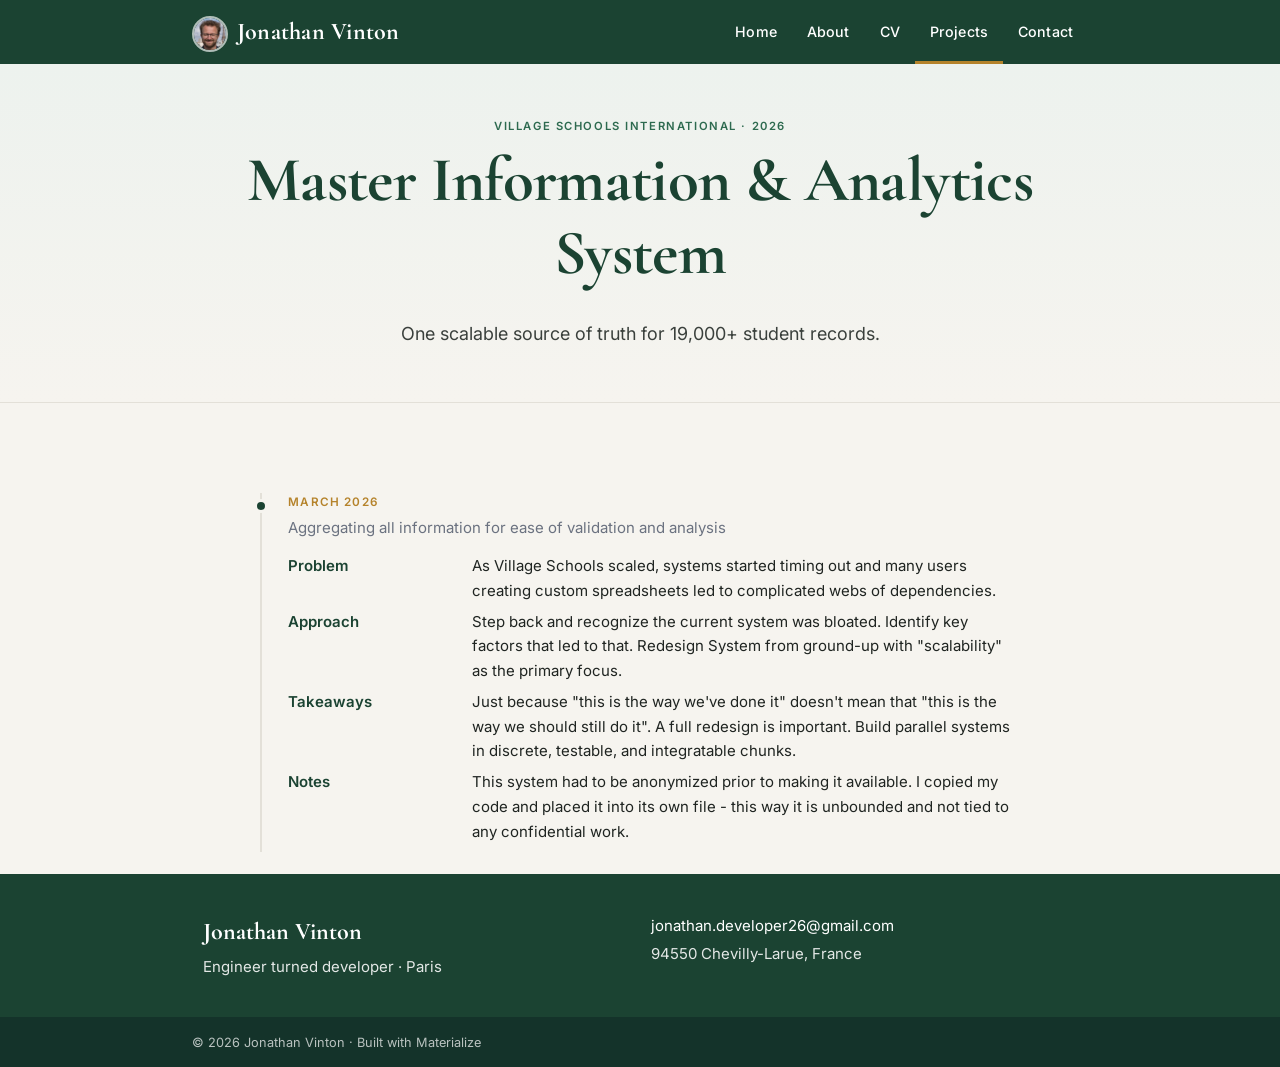
<file: project_2_VSI.html>
<!DOCTYPE html>
<html lang="en">
<head>
    <meta charset="UTF-8">
    <meta name="viewport" content="width=device-width, initial-scale=1.0">
    <title>Jonathan Vinton — Project #2</title>
    <meta name="description" content="Case study: redesigning Village Schools International's master information and analytics system for scale across 19,000+ student records.">
    <link rel="icon" href="./assets/favicon.png" type="image/png">
    <link rel="canonical" href="https://jonathanvinton.com/project_2_VSI.html" />
    



    <!-- Fonts: Cormorant Garamond for headings, Inter for text -->
    <link rel="preconnect" href="https://fonts.googleapis.com">
    <link rel="preconnect" href="https://fonts.gstatic.com" crossorigin>
    <link href="https://fonts.googleapis.com/css2?family=Cormorant+Garamond:wght@600;700&family=Inter:wght@400;500;600&display=swap" rel="stylesheet">
    <!-- Material icons -->
    <link href="https://fonts.googleapis.com/icon?family=Material+Icons" rel="stylesheet">
    <!-- Materialize, then our own stylesheet so it wins ties -->
    <link type="text/css" rel="stylesheet" href="css/materialize.min.css" media="screen,projection">
    <link rel="stylesheet" href="./style.css">
</head>

<body>
    <header>
        <nav class="site-nav">
            <div class="container">
                <div class="nav-wrapper">
                    <a href="./index.html" class="brand-logo left hide-on-med-and-down"><img src="./assets/my_profile.jpg" alt="" class="brand-photo">Jonathan Vinton</a>
                    <a href="./index.html" class="brand-logo center hide-on-large-only">Jonathan Vinton</a>
                    <a href="#" data-target="mobile-nav" class="sidenav-trigger" aria-label="Open menu"><i class="material-icons">menu</i></a>
                    <ul class="right hide-on-med-and-down">
                        <li><a href="./index.html">Home</a></li>
                        <li><a href="./about.html">About</a></li>
                        <li><a href="./cv.html">CV</a></li>
                        <li class="active"><a href="./projects.html">Projects</a></li>
                        <li><a href="./contact_form.html">Contact</a></li>
                    </ul>
                </div>
            </div>
        </nav>
        <ul class="sidenav" id="mobile-nav">
            <li class="sidenav-head">
                <span class="sidenav-brand">Jonathan Vinton</span>
                <a href="#!" class="sidenav-close" aria-label="Close menu"><i class="material-icons">close</i></a>
            </li>
            <li><a href="./index.html">Home</a></li>
            <li><a href="./about.html">About</a></li>
            <li><a href="./cv.html">CV</a></li>
            <li class="active"><a href="./projects.html">Projects</a></li>
            <li><a href="./contact_form.html">Contact</a></li>
        </ul>
    </header>

    <main>
        <section class="page-head">
            <div class="container">
                <p class="eyebrow">Village Schools International · 2026</p>
                <h1>Master Information &amp; Analytics System</h1>
                <p class="lead">One scalable source of truth for 19,000+ student records.</p>
            </div>
        </section>


        <!-- Project -->
        <section class="block" id="project_2">
            <div class="container">
                <div class="timeline">
                    <article class="entry">
                        <p class="entry-when">March 2026</p>
                        <p class="entry-sub">Aggregating all information for ease of validation and analysis</p>
                        <dl class="entry-details">
                            <dt>Problem</dt><dd>As Village Schools scaled, systems started timing out and many users creating custom spreadsheets led to complicated webs of dependencies.</dd>
                            <dt>Approach</dt><dd>Step back and recognize the current system was bloated. Identify key factors that led to that. Redesign System from ground-up with "scalability" as the primary focus.</dd>
                            <dt>Takeaways</dt><dd>Just because "this is the way we've done it" doesn't mean that "this is the way we should still do it". A full redesign is important. Build parallel systems in discrete, testable, and integratable chunks.</dd>
                            <dt>Notes</dt><dd>This system had to be anonymized prior to making it available. I copied my code and placed it into its own file - this way it is unbounded and not tied to any confidential work.</dd>
                        </dl>
                    </article>
                </div>
            </div>
        </section>

    </main>

    <footer class="page-footer site-footer">
        <div class="container">
            <div class="row">
                <div class="col s12 m6">
                    <p class="footer-name">Jonathan Vinton</p>
                    <p>Engineer turned developer · Paris</p>
                </div>
                <div class="col s12 m6">
                    <address>
                        <a href="mailto:jonathan.developer26@gmail.com">jonathan.developer26@gmail.com</a><br>
                        94550 Chevilly-Larue, France
                    </address>
                </div>
            </div>
        </div>
        <div class="footer-copyright">
            <div class="container">© 2026 Jonathan Vinton · Built with Materialize</div>
        </div>
    </footer>

    <!-- JavaScript at end of body for optimized loading -->
    <script src="js/materialize.min.js"></script>
    <script>M.AutoInit();</script>
</body>
</html>
</file>
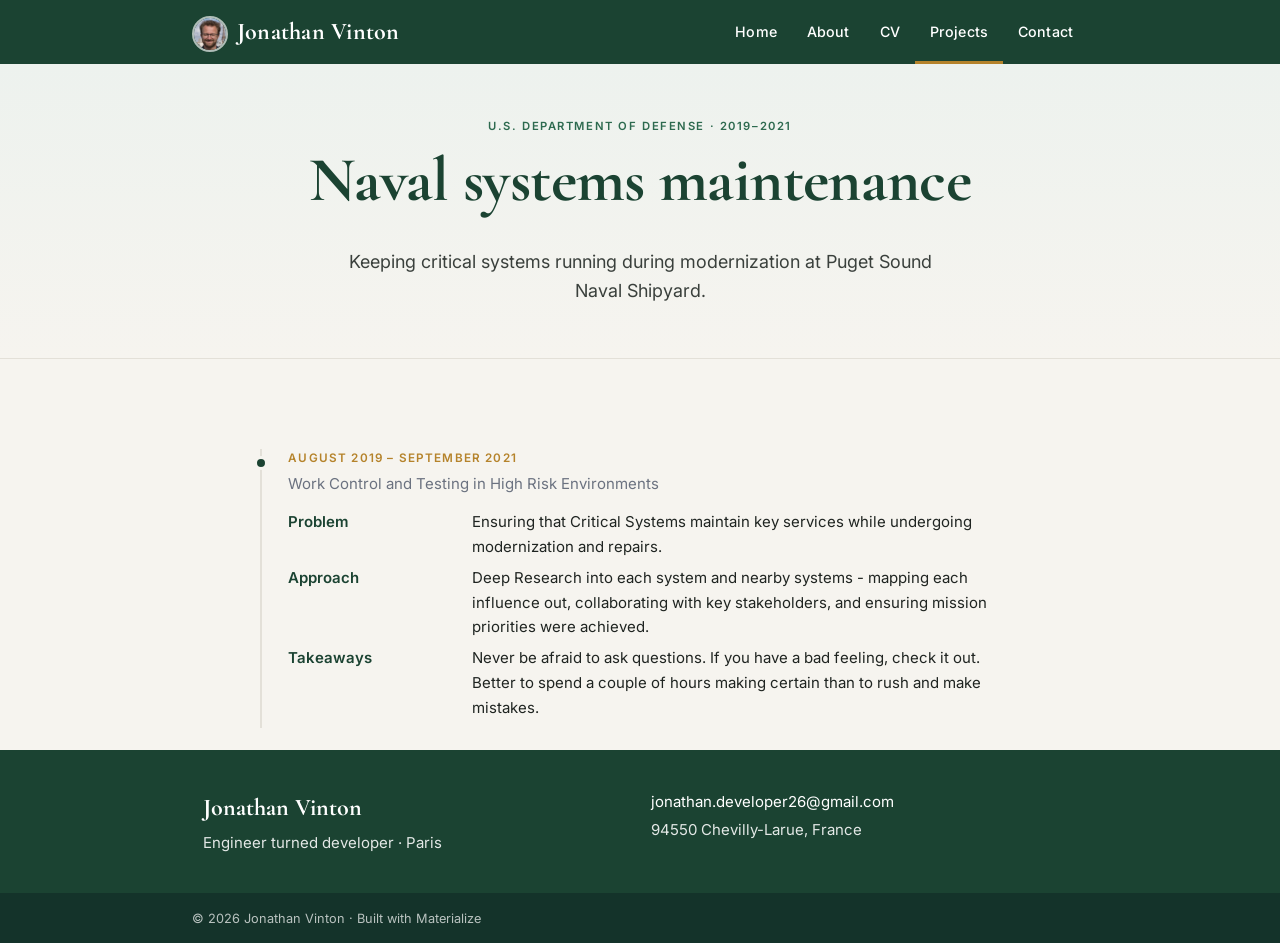
<file: project_3_PSNS.html>
<!DOCTYPE html>
<html lang="en">
<head>
    <meta charset="UTF-8">
    <meta name="viewport" content="width=device-width, initial-scale=1.0">
    <title>Jonathan Vinton — Project #3 PSNS</title>
    <meta name="description" content="Case study: mechanical engineering work control and testing on safety-critical naval systems at Puget Sound Naval Shipyard, 2019–2021.">
    <link rel="icon" href="./assets/favicon.png" type="image/png">
    <link rel="canonical" href="https://jonathanvinton.com/project_3_PSNS.html" />
    



    <!-- Fonts: Cormorant Garamond for headings, Inter for text -->
    <link rel="preconnect" href="https://fonts.googleapis.com">
    <link rel="preconnect" href="https://fonts.gstatic.com" crossorigin>
    <link href="https://fonts.googleapis.com/css2?family=Cormorant+Garamond:wght@600;700&family=Inter:wght@400;500;600&display=swap" rel="stylesheet">
    <!-- Material icons -->
    <link href="https://fonts.googleapis.com/icon?family=Material+Icons" rel="stylesheet">
    <!-- Materialize, then our own stylesheet so it wins ties -->
    <link type="text/css" rel="stylesheet" href="css/materialize.min.css" media="screen,projection">
    <link rel="stylesheet" href="./style.css">
</head>

<body>
    <header>
        <nav class="site-nav">
            <div class="container">
                <div class="nav-wrapper">
                    <a href="./index.html" class="brand-logo left hide-on-med-and-down"><img src="./assets/my_profile.jpg" alt="" class="brand-photo">Jonathan Vinton</a>
                    <a href="./index.html" class="brand-logo center hide-on-large-only">Jonathan Vinton</a>
                    <a href="#" data-target="mobile-nav" class="sidenav-trigger" aria-label="Open menu"><i class="material-icons">menu</i></a>
                    <ul class="right hide-on-med-and-down">
                        <li><a href="./index.html">Home</a></li>
                        <li><a href="./about.html">About</a></li>
                        <li><a href="./cv.html">CV</a></li>
                        <li class="active"><a href="./projects.html">Projects</a></li>
                        <li><a href="./contact_form.html">Contact</a></li>
                    </ul>
                </div>
            </div>
        </nav>
        <ul class="sidenav" id="mobile-nav">
            <li class="sidenav-head">
                <span class="sidenav-brand">Jonathan Vinton</span>
                <a href="#!" class="sidenav-close" aria-label="Close menu"><i class="material-icons">close</i></a>
            </li>
            <li><a href="./index.html">Home</a></li>
            <li><a href="./about.html">About</a></li>
            <li><a href="./cv.html">CV</a></li>
            <li class="active"><a href="./projects.html">Projects</a></li>
            <li><a href="./contact_form.html">Contact</a></li>
        </ul>
    </header>

    <main>
        <section class="page-head">
            <div class="container">
                <p class="eyebrow">U.S. Department of Defense · 2019–2021</p>
                <h1>Naval systems maintenance</h1>
                <p class="lead">Keeping critical systems running during modernization at Puget Sound Naval Shipyard.</p>
            </div>
        </section>


        <!-- Project -->
        <section class="block" id="project_3">
            <div class="container">
                <div class="timeline">
                    <article class="entry">
                        <p class="entry-when">August 2019 – September 2021</p>
                        <p class="entry-sub">Work Control and Testing in High Risk Environments</p>
                        <dl class="entry-details">
                            <dt>Problem</dt><dd>Ensuring that Critical Systems maintain key services while undergoing modernization and repairs.</dd>
                            <dt>Approach</dt><dd>Deep Research into each system and nearby systems - mapping each influence out, collaborating with key stakeholders, and ensuring mission priorities were achieved.</dd>
                            <dt>Takeaways</dt><dd>Never be afraid to ask questions. If you have a bad feeling, check it out. Better to spend a couple of hours making certain than to rush and make mistakes.</dd>
                        </dl>
                    </article>
                </div>
            </div>
        </section>

    </main>

    <footer class="page-footer site-footer">
        <div class="container">
            <div class="row">
                <div class="col s12 m6">
                    <p class="footer-name">Jonathan Vinton</p>
                    <p>Engineer turned developer · Paris</p>
                </div>
                <div class="col s12 m6">
                    <address>
                        <a href="mailto:jonathan.developer26@gmail.com">jonathan.developer26@gmail.com</a><br>
                        94550 Chevilly-Larue, France
                    </address>
                </div>
            </div>
        </div>
        <div class="footer-copyright">
            <div class="container">© 2026 Jonathan Vinton · Built with Materialize</div>
        </div>
    </footer>

    <!-- JavaScript at end of body for optimized loading -->
    <script src="js/materialize.min.js"></script>
    <script>M.AutoInit();</script>
</body>
</html>
</file>
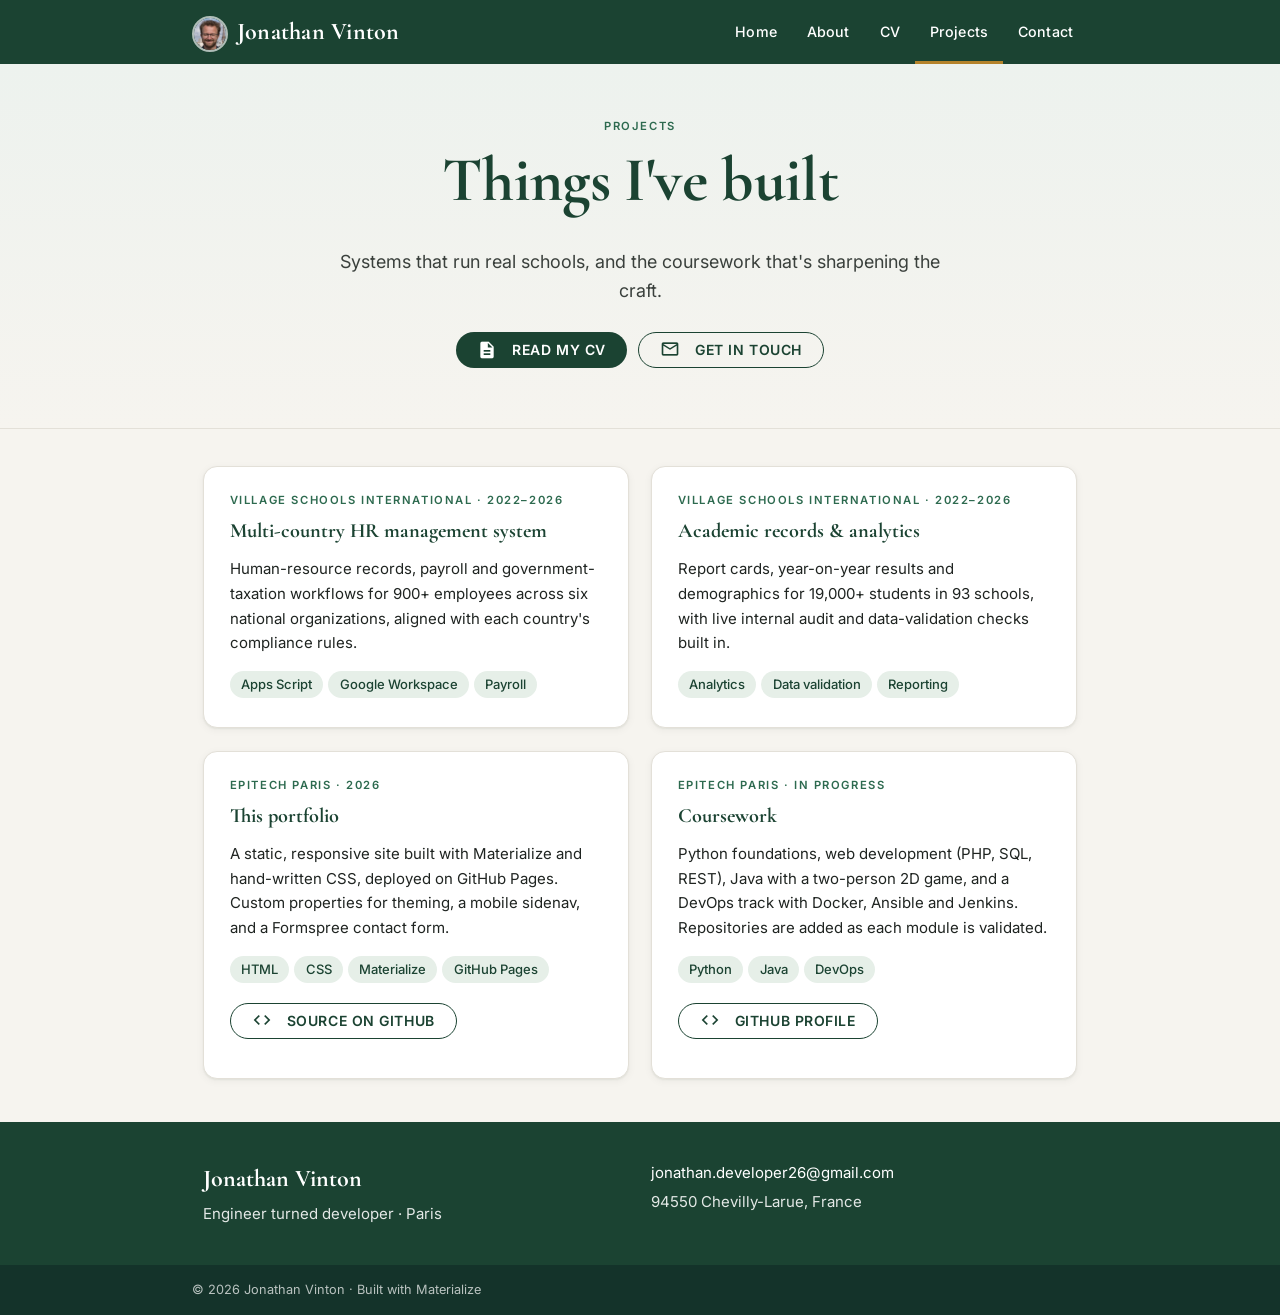
<file: projects.html>
<!DOCTYPE html>
<html lang="en">
<head>
    <meta charset="UTF-8">
    <meta name="viewport" content="width=device-width, initial-scale=1.0">
    <title>Projects — Jonathan Vinton</title>
    <meta name="description" content="Projects by Jonathan Vinton: school systems automation, audit analytics, and Epitech coursework.">
    <link rel="icon" href="./assets/favicon.png" type="image/png">
    <link rel="canonical" href="https://jonathanvinton.com/projects.html" />


    <link rel="preconnect" href="https://fonts.googleapis.com">
    <link rel="preconnect" href="https://fonts.gstatic.com" crossorigin>
    <link href="https://fonts.googleapis.com/css2?family=Cormorant+Garamond:wght@600;700&family=Inter:wght@400;500;600&display=swap" rel="stylesheet">
    <link href="https://fonts.googleapis.com/icon?family=Material+Icons" rel="stylesheet">
    <link type="text/css" rel="stylesheet" href="css/materialize.min.css" media="screen,projection">
    <link rel="stylesheet" href="./style.css">
</head>

<body>
    <header>
        <nav class="site-nav">
            <div class="container">
                <div class="nav-wrapper">
                    <a href="./index.html" class="brand-logo left hide-on-med-and-down"><img src="./assets/my_profile.jpg" alt="" class="brand-photo">Jonathan Vinton</a>
                    <a href="./index.html" class="brand-logo center hide-on-large-only">Jonathan Vinton</a>
                    <a href="#" data-target="mobile-nav" class="sidenav-trigger" aria-label="Open menu"><i class="material-icons">menu</i></a>
                    <ul class="right hide-on-med-and-down">
                        <li><a href="./index.html">Home</a></li>
                        <li><a href="./about.html">About</a></li>
                        <li><a href="./cv.html">CV</a></li>
                        <li class="active"><a href="./projects.html">Projects</a></li>
                        <li><a href="./contact_form.html">Contact</a></li>
                    </ul>
                </div>
            </div>
        </nav>
        <ul class="sidenav" id="mobile-nav">
            <li class="sidenav-head">
                <span class="sidenav-brand">Jonathan Vinton</span>
                <a href="#!" class="sidenav-close" aria-label="Close menu"><i class="material-icons">close</i></a>
            </li>
            <li><a href="./index.html">Home</a></li>
            <li><a href="./about.html">About</a></li>
            <li><a href="./cv.html">CV</a></li>
            <li class="active"><a href="./projects.html">Projects</a></li>
            <li><a href="./contact_form.html">Contact</a></li>
        </ul>
    </header>

    <main>
        <section class="page-head">
            <div class="container">
                <p class="eyebrow">Projects</p>
                <h1>Things I've built</h1>
                <p class="lead">Systems that run real schools, and the coursework that's sharpening the craft.</p>
            </div>
            <div class="hero-actions" style="justify-content: center;">
                <a href="./cv.html" class="btn btn-primary waves-effect waves-light"><i class="material-icons left">description</i>Read my CV</a>
                <a href="./contact_form.html" class="btn btn-outline waves-effect"><i class="material-icons left">mail_outline</i>Get in touch</a>
            </div>
        </section>

        <section class="container">
            
            <div class="row stretch">
                <div class="col s12 m6">
                    <article class="panel hoverable">
                        <p class="eyebrow">Village Schools International · 2022–2026</p>
                        <h3>Multi-country HR management system</h3>
                        <p>Human-resource records, payroll and government-taxation workflows for 900+ employees across six national organizations, aligned with each country's compliance rules.</p>
                        <div class="chip">Apps Script</div><div class="chip">Google Workspace</div><div class="chip">Payroll</div>
                    </article>
                </div>
                <div class="col s12 m6">
                    <article class="panel hoverable">
                        <p class="eyebrow">Village Schools International · 2022–2026</p>
                        <h3>Academic records &amp; analytics</h3>
                        <p>Report cards, year-on-year results and demographics for 19,000+ students in 93 schools, with live internal audit and data-validation checks built in.</p>
                        <div class="chip">Analytics</div><div class="chip">Data validation</div><div class="chip">Reporting</div>
                    </article>
                </div>
                <div class="col s12 m6">
                    <article class="panel hoverable">
                        <p class="eyebrow">Epitech Paris · 2026</p>
                        <h3>This portfolio</h3>
                        <p>A static, responsive site built with Materialize and hand-written CSS, deployed on GitHub Pages. Custom properties for theming, a mobile sidenav, and a Formspree contact form.</p>
                        <div class="chip">HTML</div><div class="chip">CSS</div><div class="chip">Materialize</div><div class="chip">GitHub Pages</div>
                        <p style="margin-top: 1rem;"><a href="https://github.com/jonathandeveloper26-bit/portfolio" class="btn btn-outline waves-effect"><i class="material-icons left">code</i>Source on GitHub</a></p>
                    </article>
                </div>
                <div class="col s12 m6">
                    <article class="panel hoverable">
                        <p class="eyebrow">Epitech Paris · in progress</p>
                        <h3>Coursework</h3>
                        <p>Python foundations, web development (PHP, SQL, REST), Java with a two-person 2D game, and a DevOps track with Docker, Ansible and Jenkins. Repositories are added as each module is validated.</p>
                        <div class="chip">Python</div><div class="chip">Java</div><div class="chip">DevOps</div>
                        <p style="margin-top: 1rem;"><a href="https://github.com/jonathandeveloper26-bit" class="btn btn-outline waves-effect"><i class="material-icons left">code</i>GitHub profile</a></p>
                    </article>
                </div>
            </div>
        </section>
    </main>

    <footer class="page-footer site-footer">
        <div class="container">
            <div class="row">
                <div class="col s12 m6">
                    <p class="footer-name">Jonathan Vinton</p>
                    <p>Engineer turned developer · Paris</p>
                </div>
                <div class="col s12 m6">
                    <address>
                        <a href="mailto:jonathan.developer26@gmail.com">jonathan.developer26@gmail.com</a><br>
                        94550 Chevilly-Larue, France
                    </address>
                </div>
            </div>
        </div>
        <div class="footer-copyright">
            <div class="container">© 2026 Jonathan Vinton · Built with Materialize</div>
        </div>
    </footer>

    <script src="js/materialize.min.js"></script>
    <script>M.AutoInit();</script>
</body>
</html>
</file>
<file: style_cv.css>
/* CV page — shares the site design system, then adds a few page rules.
   @import must be the first statement in the file. */
@import url("./style.css");

/* Anchor targets stop short of the fixed 64px bar */
#experience, #education, #skills, #awards, #languages, #projects {
  scroll-margin-top: 84px;
}

/* Stacked panels inside a column */
.col > .panel { height: auto; margin-bottom: 1.5rem; }

/* Panel section headings: smaller, with a gold underline */
.panel > h2 {
  display: inline-block;
  font-size: 1.6rem;
  margin-bottom: 1.1rem;
  padding-bottom: .4rem;
  border-bottom: 2px solid var(--accent);
}

/* One job / one school */
.cv-item + .cv-item {
  margin-top: 1.25rem;
  padding-top: 1.25rem;
  border-top: 1px dashed var(--line);
}
.cv-item h3 { font-size: 1.3rem; margin-bottom: .1rem; }
.cv-item .role { color: var(--gray); margin-bottom: .5rem; }
.cv-item p:last-child { margin-bottom: 0; }

/* Skill groups: sans-serif sub-heading + chips */
.skill-group + .skill-group { margin-top: 1rem; }
.skill-group h3 {
  font-family: var(--sans);
  font-size: .8rem;
  font-weight: 600;
  letter-spacing: .1em;
  text-transform: uppercase;
  color: var(--gray);
  margin-bottom: .4rem;
}
</file>
<file: style.css>
/* =========================================================
   Jonathan Vinton — portfolio
   Loads AFTER materialize.min.css, so anything here that
   matches a Materialize rule with equal specificity wins.
   ========================================================= */

/* ---------- 1. Design tokens ----------
   One place to retune the whole site. "var(--green)" anywhere
   below reads the value defined here. */
:root {
  --green: #1b4332;
  /* deep forest green — identity color */
  --green-light: #2d6a4f;
  /* hover / secondary green */
  --green-dark: #14332a;
  /* footer copyright strip */
  --green-pale: #e6efe8;
  /* pale green tint for chips & bands */
  --accent: #b5832b;
  /* single warm gold accent: ratings, rules, active nav */
  --paper: #f6f4ef;
  /* warm off-white page background */
  --white: #ffffff;
  --ink: #1f2421;
  /* body text */
  --gray: #6b7280;
  /* muted text: dates, meta */
  --line: #e3e0d8;
  /* hairline borders */

  --serif: "Cormorant Garamond", Georgia, "Times New Roman", serif;
  --sans: "Inter", system-ui, -apple-system, "Segoe UI", Roboto, sans-serif;

  --radius: 14px;
  --shadow-sm: 0 1px 2px rgba(20, 30, 25, .06), 0 2px 8px rgba(20, 30, 25, .05);
  --shadow-md: 0 6px 18px rgba(20, 30, 25, .10);
}

/* ---------- 2. Base ---------- */
html {
  scroll-behavior: smooth;
}

body {
  /* sticky footer: body is a column, main grows to fill the gap */
  display: flex;
  min-height: 100vh;
  flex-direction: column;

  font-family: var(--sans);
  font-size: 1rem;
  line-height: 1.65;
  color: var(--ink);
  background: var(--paper);
  -webkit-font-smoothing: antialiased;
}

main {
  flex: 1 0 auto;
}

/* Narrower reading measure than Materialize's 1280px */
.container {
  max-width: 1040px;
}

h1,
h2,
h3,
h4 {
  font-family: var(--serif);
  font-weight: 700;
  color: var(--green);
  line-height: 1.15;
  margin: 0 0 .5em;
}

h1 {
  font-size: clamp(2.6rem, 6vw, 4.2rem);
  letter-spacing: -.01em;
}

h2 {
  font-size: clamp(1.9rem, 4vw, 2.6rem);
}

h3 {
  font-size: 1.45rem;
}

p {
  margin: 0 0 1rem;
}

a {
  color: var(--green-light);
}

/* Small uppercase label used above titles */
.eyebrow {
  font-size: .75rem;
  font-weight: 600;
  letter-spacing: .14em;
  text-transform: uppercase;
  color: var(--green-light);
  margin-bottom: .6rem;
}

.lead {
  font-size: 1.2rem;
  line-height: 1.6;
  color: #3a403c;
  max-width: 40rem;
  margin-left: auto;
  margin-right: auto;
}

.meta {
  color: var(--gray);
  font-size: .95rem;
}

/* ---------- 3. Navigation ---------- */
nav.site-nav {
  background: var(--green);
  box-shadow: 0 1px 0 rgba(255, 255, 255, .08), 0 2px 10px rgba(0, 0, 0, .18);
}

nav .brand-logo {
  font-family: var(--serif);
  font-weight: 700;
  font-size: 1.6rem;
  letter-spacing: .01em;
}

.brand-photo {
  height: 36px;
  width: 36px;
  border-radius: 50%;
  object-fit: cover;
  vertical-align: middle;
  margin-right: .6rem;
  border: 2px solid rgba(255, 255, 255, .65);
}

nav ul a {
  font-weight: 500;
  font-size: .95rem;
  letter-spacing: .01em;
}

nav ul a:hover {
  background: rgba(255, 255, 255, .08);
}

/* Active page: thin gold underline instead of a gray block */
nav ul li.active {
  background: transparent;
}

nav ul li.active a {
  box-shadow: inset 0 -3px 0 var(--accent);
}

/* Mobile slide-out menu */
.sidenav {
  background: var(--white);
}

.sidenav li>a {
  font-family: var(--sans);
  font-weight: 500;
  color: var(--ink);
}

.sidenav li.active {
  background: var(--green-pale);
}

.sidenav li.active>a {
  color: var(--green);
  box-shadow: inset 4px 0 0 var(--accent);
}

.sidenav .sidenav-head {
  display: flex;
  align-items: center;
  justify-content: space-between;
  padding: 1rem 1rem 1rem 2rem;
  margin-bottom: .5rem;
  border-bottom: 1px solid var(--line);
}

.sidenav .sidenav-brand {
  font-family: var(--serif);
  font-weight: 700;
  font-size: 1.4rem;
  color: var(--green);
}

.sidenav .sidenav-head a {
  padding: 0;
  height: auto;
  line-height: 1;
}

.sidenav .sidenav-head a i {
  float: none;
  margin: 0;
  height: auto;
  line-height: 1;
  color: var(--gray);
}

@media screen and (max-width: 600px) {
  nav .brand-logo {
    font-size: 1.35rem;
  }
}

@media screen and (max-width: 380px) {
  nav .brand-logo {
    font-size: 1.2rem;
  }
}

/* ---------- 4. Buttons ---------- */
.btn {
  border-radius: 999px;
  font-weight: 600;
  letter-spacing: .04em;
  box-shadow: none;
  padding: 0 1.4rem;
}

.btn-primary,
.btn-primary:focus {
  background: var(--green);
  color: var(--white);
}

.btn-primary:hover {
  background: var(--green-light);
  box-shadow: var(--shadow-md);
}

.btn-outline,
.btn-outline:focus {
  background: transparent;
  color: var(--green);
  border: 1.5px solid var(--green);
  line-height: 33px;
  /* 36px height minus the border */
}

.btn-outline:hover {
  background: var(--green-pale);
  box-shadow: none;
}

/* ---------- 5. Hero (home) ---------- */
.hero {
  padding: 4rem 0 3.5rem;
  text-align: center;
  background: linear-gradient(180deg, #edf2ee 0%, var(--paper) 100%);
  border-bottom: 1px solid var(--line);
}

.hero-photo {
  width: 150px;
  height: 150px;
  border-radius: 50%;
  object-fit: cover;
  border: 5px solid var(--white);
  box-shadow: var(--shadow-md);
  margin-bottom: 1.5rem;
}

.hero h1 {
  margin-bottom: .6rem;
}

.hero-actions {
  display: flex;
  flex-wrap: wrap;
  gap: .75rem;
  justify-content: center;
  margin: 1.75rem 0 1.5rem;
}

/* Social icon row: every icon sits in the same 44px circle */
.social {
  display: flex;
  justify-content: center;
  gap: .6rem;
  margin: 0;
}

.social a {
  display: inline-flex;
  align-items: center;
  justify-content: center;
  width: 44px;
  height: 44px;
  border-radius: 50%;
  border: 1px solid var(--line);
  background: var(--white);
  color: var(--green);
  transition: transform .15s ease, box-shadow .15s ease;
}

.social a:hover {
  transform: translateY(-2px);
  box-shadow: var(--shadow-sm);
}

.social img {
  height: 22px;
  width: 22px;
}

.social .material-icons {
  font-size: 22px;
}

/* ---------- 6. Sections & panels ---------- */
.block {
  padding: 3.5rem 0 1.5rem;
}

.section-title {
  text-align: center;
  margin-bottom: 2.25rem;
}

/* Short gold rule under each section title */
.section-title::after {
  content: "";
  display: block;
  width: 48px;
  height: 2px;
  background: var(--accent);
  margin: .8rem auto 0;
}

.panel {
  background: var(--white);
  border: 1px solid var(--line);
  border-radius: var(--radius);
  padding: 1.6rem 1.7rem;
  height: 100%;
  box-shadow: var(--shadow-sm);
}

.panel h3 {
  font-size: 1.35rem;
  margin-bottom: 1rem;
}

.panel.hoverable {
  transition: transform .18s ease, box-shadow .18s ease;
}

.panel.hoverable:hover {
  transform: translateY(-7px) translateX(-7px);
  box-shadow: var(--shadow-md);
}


/* Equal-height cards inside a row */
.row.stretch {
  display: flex;
  flex-wrap: wrap;
}

.row.stretch>.col {
  display: flex;
  flex-direction: column;
  margin-bottom: 1.5rem;
}

.row.stretch>.col>.panel {
  flex: 1;
}

/* ---------- 7. Skills ---------- */
.skill-list li {
  display: flex;
  justify-content: space-between;
  align-items: baseline;
  gap: 1rem;
  padding: .55rem 0;
  border-bottom: 1px dashed var(--line);
}

.skill-list li:last-child {
  border-bottom: 0;
}

/* Dot rating: the dots are drawn by CSS, the aria-label carries
   the meaning for screen readers. */
.rating {
  white-space: nowrap;
}

.rating::before {
  font-size: .85rem;
  letter-spacing: .18em;
  color: var(--accent);
}

.rating.r1::before {
  content: "●○○○○";
}

.rating.r2::before {
  content: "●●○○○";
}

.rating.r3::before {
  content: "●●●○○";
}

.rating.r4::before {
  content: "●●●●○";
}

.rating.r5::before {
  content: "●●●●●";
}

.level {
  font-size: .78rem;
  font-weight: 600;
  letter-spacing: .04em;
  text-transform: uppercase;
  color: var(--green);
  background: var(--green-pale);
  border-radius: 999px;
  padding: .15rem .65rem;
}

/* ---------- 8. Timeline (education / experience) ---------- */
.timeline {
  max-width: 760px;
  margin: 0 auto;
}

.entry {
  position: relative;
  padding: 0 0 2rem 1.75rem;
  border-left: 2px solid var(--line);
}

.entry:last-child {
  padding-bottom: .5rem;
}

/* The dot on the line */
.entry::before {
  content: "";
  position: absolute;
  left: -8px;
  top: .45rem;
  width: 14px;
  height: 14px;
  border-radius: 50%;
  background: var(--green);
  border: 3px solid var(--paper);
}

.entry-when {
  font-size: .78rem;
  font-weight: 600;
  letter-spacing: .1em;
  text-transform: uppercase;
  color: var(--accent);
  margin-bottom: .25rem;
}

.entry-title {
  margin-bottom: .15rem;
}

.entry-sub {
  color: var(--gray);
  margin-bottom: .9rem;
}

/* Label / value pairs as a two-column grid on wider screens */
.entry-details {
  display: grid;
  grid-template-columns: 11rem 1fr;
  gap: .4rem 1.25rem;
  margin: 0;
}

.entry-details dt {
  font-weight: 600;
  color: var(--green);
}

.entry-details dd {
  margin: 0;
}

@media screen and (max-width: 600px) {
  .entry-details {
    grid-template-columns: 1fr;
    gap: .1rem;
  }

  .entry-details dd {
    margin-bottom: .6rem;
  }
}

/* ---------- 9. Statement ("My passion") ---------- */
.statement {
  text-align: center;
  padding: 3.5rem 0;
  margin: 2rem 0;
  border-top: 1px solid var(--line);
  border-bottom: 1px solid var(--line);
  background: var(--green-pale);
}

.statement blockquote {
  font-family: var(--serif);
  font-size: clamp(1.35rem, 2.6vw, 1.75rem);
  font-style: italic;
  line-height: 1.45;
  color: var(--green);
  max-width: 46rem;
  margin: 0 auto;
  padding: 0 1rem;
  border: 0;
  /* Materialize adds a left border; remove it */
}

/* ---------- 10. Chips ---------- */
.chip {
  background: var(--green-pale);
  color: var(--green);
  font-weight: 500;
  height: auto;
  /* Materialize fixes 32px; let long labels wrap cleanly */
  line-height: 1.5;
  padding: .25rem .75rem;
  margin-bottom: .35rem;
}

/* ---------- 11. Page header band (sub-pages) ---------- */
.page-head {
  padding: 3.5rem 0 2.5rem;
  text-align: center;
  background: linear-gradient(180deg, #edf2ee 0%, var(--paper) 100%);
  border-bottom: 1px solid var(--line);
  margin-bottom: 2.5rem;
}

/* Profile portrait on the About page */
.portrait {
  width: 100%;
  max-width: 320px;
  border-radius: var(--radius);
  box-shadow: var(--shadow-md);
}

.facts li {
  display: flex;
  gap: .75rem;
  align-items: flex-start;
  padding: .5rem 0;
  border-bottom: 1px dashed var(--line);
}

.facts li:last-child {
  border-bottom: 0;
}

.facts .material-icons {
  color: var(--accent);
  font-size: 20px;
  margin-top: .15rem;
}

/* ---------- 12. Forms (contact) ---------- */
.input-field input[type=text]:focus:not([readonly]),
.input-field input[type=email]:focus:not([readonly]),
.input-field input[type=tel]:focus:not([readonly]),
.input-field textarea.materialize-textarea:focus:not([readonly]) {
  border-bottom: 1px solid var(--green);
  box-shadow: 0 1px 0 0 var(--green);
}

.input-field input[type=text]:focus:not([readonly])+label,
.input-field input[type=email]:focus:not([readonly])+label,
.input-field input[type=tel]:focus:not([readonly])+label,
.input-field textarea.materialize-textarea:focus:not([readonly])+label {
  color: var(--green);
}

/* ---------- 13. Footer ---------- */
footer.site-footer {
  background: var(--green);
  color: rgba(255, 255, 255, .88);
  padding-top: 2.5rem;
}

.site-footer .footer-name {
  font-family: var(--serif);
  font-size: 1.6rem;
  font-weight: 700;
  color: var(--white);
  margin-bottom: .25rem;
}

.site-footer address {
  font-style: normal;
  line-height: 1.9;
}

.site-footer a {
  color: var(--white);
  text-decoration: none;
}

.site-footer a:hover {
  color: #e8c777;
}

.site-footer .footer-copyright {
  background: var(--green-dark);
  color: rgba(255, 255, 255, .7);
  font-size: .85rem;
  margin-top: 1.5rem;
}

@media print {
  body * {
    visibility: hidden;
  }

  #pdf-content,
  #pdf-content * {
    visibility: visible;
  }

  #pdf-content {
    position: absolute;
    left: 0;
    top: 0;
    width: 100%;
  }

  #pdf-content .no-pdf {
    display: none !important;
  }


}

@media print {

  #pdf-content img,
  #pdf-content h2 {
    break-inside: avoid;
  }
}
</file>
